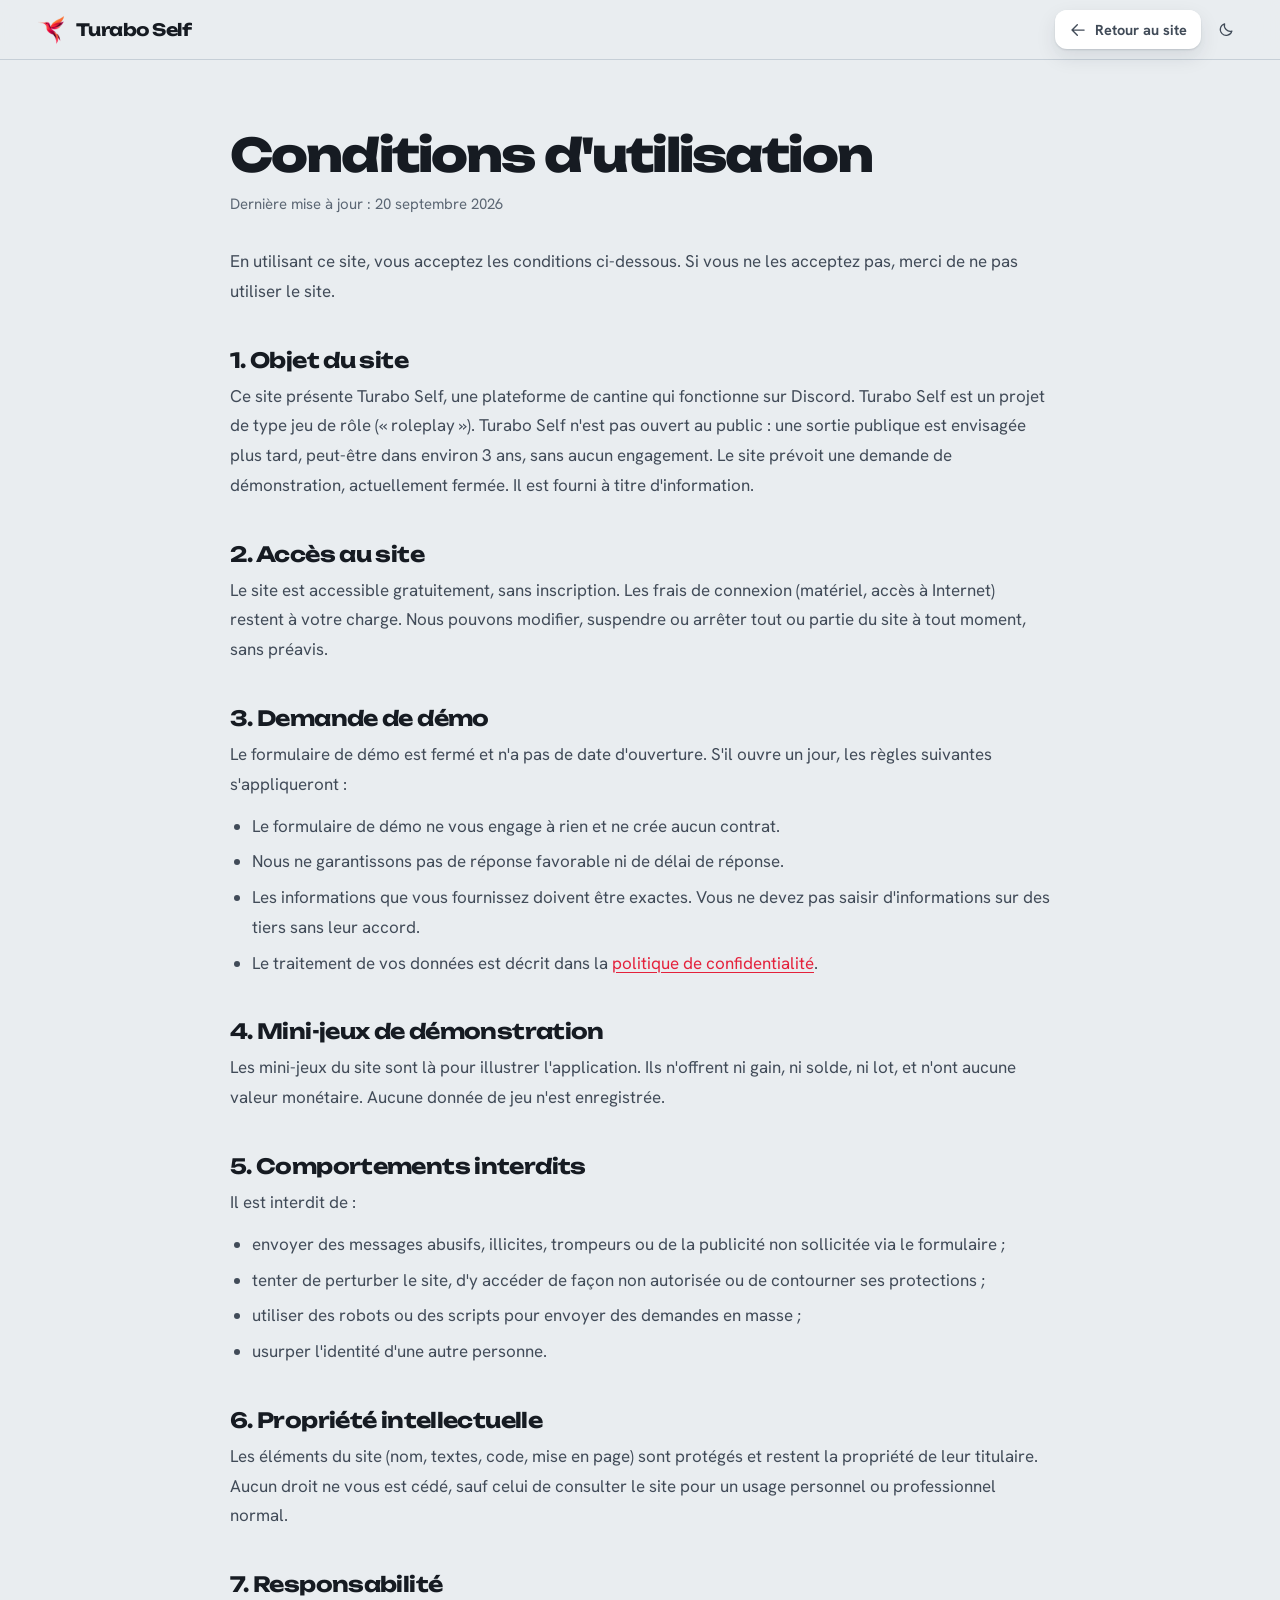
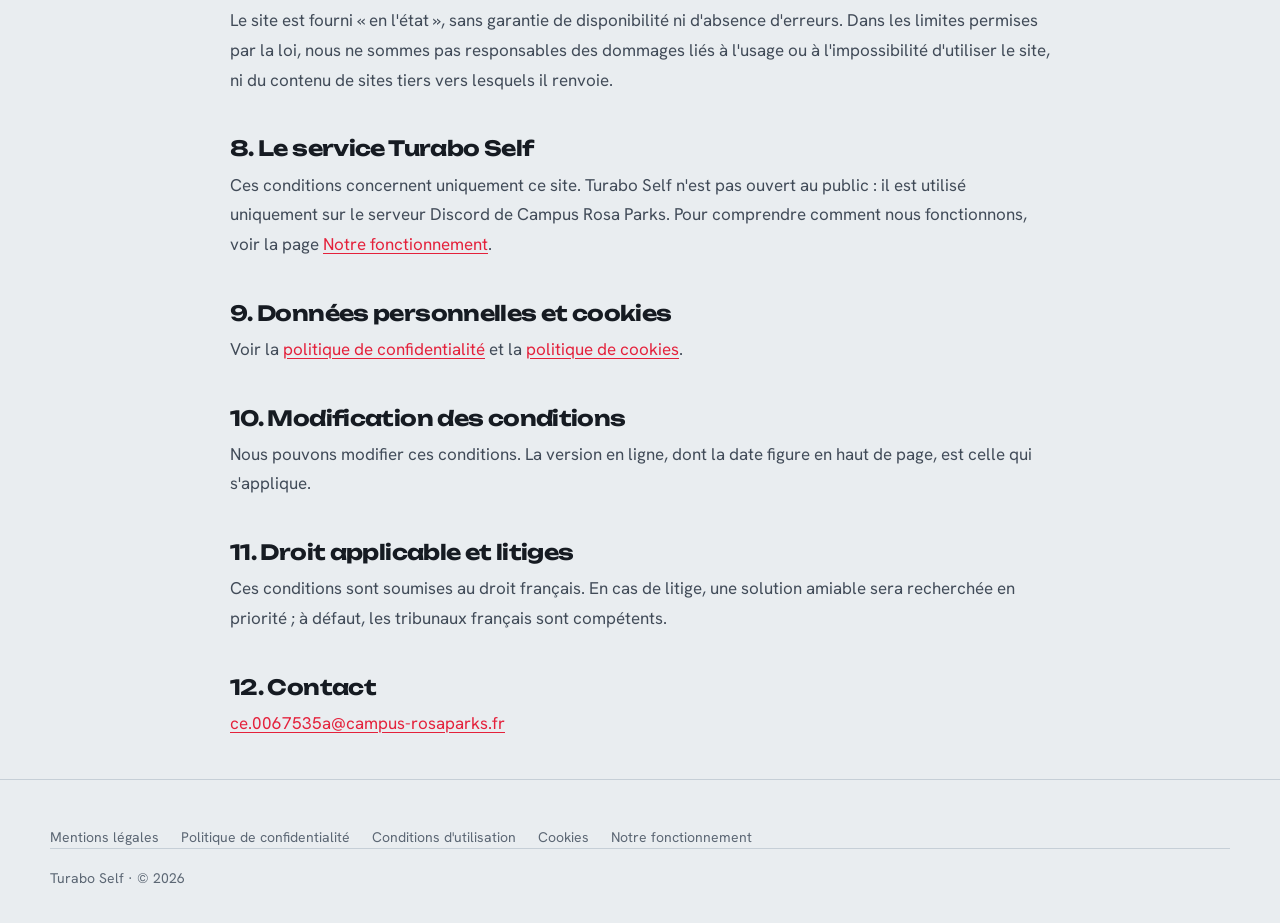
<file: conditions.html>
<!DOCTYPE html>
<html lang="fr">
<head>
  <meta charset="UTF-8" />
  <meta name="viewport" content="width=device-width, initial-scale=1.0" />
  <title>Conditions d'utilisation — Turabo Self</title>
  <meta name="description" content="Conditions d'utilisation du site Turabo Self." />
  <meta name="robots" content="noindex,follow" />
  <link rel="icon" href="favicon.ico" sizes="any" />
  <link rel="icon" type="image/png" sizes="32x32" href="icon-32.png" />
  <link rel="apple-touch-icon" sizes="180x180" href="apple-touch-icon.png" />
  <link rel="stylesheet" href="style.css" />
  <script>try{if(localStorage.getItem("turabo-site-theme")==="dark")document.documentElement.setAttribute("data-theme","dark")}catch(e){}</script>
</head>
<body>
<svg width="0" height="0" style="position:absolute" aria-hidden="true"><defs>
  <symbol id="i-arrow" viewBox="0 0 24 24"><path d="M4 12h16M13 5l7 7-7 7"/></symbol>
  <symbol id="i-sun" viewBox="0 0 24 24"><circle cx="12" cy="12" r="4"/><path d="M12 2.5v2.2M12 19.3v2.2M4.9 4.9l1.6 1.6M17.5 17.5l1.6 1.6M2.5 12h2.2M19.3 12h2.2M4.9 19.1l1.6-1.6M17.5 6.5l1.6-1.6"/></symbol>
  <symbol id="i-moon" viewBox="0 0 24 24"><path d="M20 14.5A8.5 8.5 0 0 1 9.5 4a8.5 8.5 0 1 0 10.5 10.5Z"/></symbol>
</defs></svg>
<header class="legal-nav">
  <a class="nav-brand" href="index.html" aria-label="Turabo Self"><img src="logo.png" alt="" width="30" height="30" /><span>Turabo Self</span></a>
  <div class="nav-tools">
    <a class="back" href="index.html"><svg class="ic"><use href="#i-arrow"/></svg>Retour au site</a>
    <button class="icon-btn" id="theme" type="button" aria-label="Thème"><svg class="ic"><use href="#i-moon"/></svg></button>
  </div>
</header>
<main class="legal">
<h1>Conditions d'utilisation</h1>
<p class="upd">Dernière mise à jour : 20 septembre 2026</p>

<p>En utilisant ce site, vous acceptez les conditions ci-dessous. Si vous ne les acceptez pas, merci de ne pas utiliser le site.</p>

<h2>1. Objet du site</h2>
<p>Ce site présente Turabo Self, une plateforme de cantine qui fonctionne sur Discord. Turabo Self est un projet de type jeu de rôle (« roleplay »). Turabo Self n'est pas ouvert au public : une sortie publique est envisagée plus tard, peut-être dans environ 3 ans, sans aucun engagement. Le site prévoit une demande de démonstration, actuellement fermée. Il est fourni à titre d'information.</p>

<h2>2. Accès au site</h2>
<p>Le site est accessible gratuitement, sans inscription. Les frais de connexion (matériel, accès à Internet) restent à votre charge. Nous pouvons modifier, suspendre ou arrêter tout ou partie du site à tout moment, sans préavis.</p>

<h2>3. Demande de démo</h2>
<p>Le formulaire de démo est fermé et n'a pas de date d'ouverture. S'il ouvre un jour, les règles suivantes s'appliqueront :</p>
<ul>
  <li>Le formulaire de démo ne vous engage à rien et ne crée aucun contrat.</li>
  <li>Nous ne garantissons pas de réponse favorable ni de délai de réponse.</li>
  <li>Les informations que vous fournissez doivent être exactes. Vous ne devez pas saisir d'informations sur des tiers sans leur accord.</li>
  <li>Le traitement de vos données est décrit dans la <a href="confidentialite.html">politique de confidentialité</a>.</li>
</ul>

<h2>4. Mini-jeux de démonstration</h2>
<p>Les mini-jeux du site sont là pour illustrer l'application. Ils n'offrent ni gain, ni solde, ni lot, et n'ont aucune valeur monétaire. Aucune donnée de jeu n'est enregistrée.</p>

<h2>5. Comportements interdits</h2>
<p>Il est interdit de :</p>
<ul>
  <li>envoyer des messages abusifs, illicites, trompeurs ou de la publicité non sollicitée via le formulaire ;</li>
  <li>tenter de perturber le site, d'y accéder de façon non autorisée ou de contourner ses protections ;</li>
  <li>utiliser des robots ou des scripts pour envoyer des demandes en masse ;</li>
  <li>usurper l'identité d'une autre personne.</li>
</ul>

<h2>6. Propriété intellectuelle</h2>
<p>Les éléments du site (nom, textes, code, mise en page) sont protégés et restent la propriété de leur titulaire. Aucun droit ne vous est cédé, sauf celui de consulter le site pour un usage personnel ou professionnel normal.</p>

<h2>7. Responsabilité</h2>
<p>Le site est fourni « en l'état », sans garantie de disponibilité ni d'absence d'erreurs. Dans les limites permises par la loi, nous ne sommes pas responsables des dommages liés à l'usage ou à l'impossibilité d'utiliser le site, ni du contenu de sites tiers vers lesquels il renvoie.</p>

<h2>8. Le service Turabo Self</h2>
<p>Ces conditions concernent uniquement ce site. Turabo Self n'est pas ouvert au public : il est utilisé uniquement sur le serveur Discord de Campus Rosa Parks. Pour comprendre comment nous fonctionnons, voir la page <a href="fonctionnement.html">Notre fonctionnement</a>.</p>

<h2>9. Données personnelles et cookies</h2>
<p>Voir la <a href="confidentialite.html">politique de confidentialité</a> et la <a href="cookies.html">politique de cookies</a>.</p>

<h2>10. Modification des conditions</h2>
<p>Nous pouvons modifier ces conditions. La version en ligne, dont la date figure en haut de page, est celle qui s'applique.</p>

<h2>11. Droit applicable et litiges</h2>
<p>Ces conditions sont soumises au droit français. En cas de litige, une solution amiable sera recherchée en priorité ; à défaut, les tribunaux français sont compétents.</p>

<h2>12. Contact</h2>
<p><a href="mailto:ce.0067535a@campus-rosaparks.fr">ce.0067535a@campus-rosaparks.fr</a></p>

</main>
<footer class="footer">
  <div class="wrap">
    <nav class="foot-legal" aria-label="Informations légales">
      <a href="mentions-legales.html">Mentions légales</a>
      <a href="confidentialite.html">Politique de confidentialité</a>
      <a href="conditions.html">Conditions d'utilisation</a>
      <a href="cookies.html">Cookies</a>
      <a href="fonctionnement.html">Notre fonctionnement</a>
    </nav>
    <p class="foot-note">Turabo Self · © 2026</p>
  </div>
</footer>
<script src="legal.js"></script>
</body>
</html>
</file>
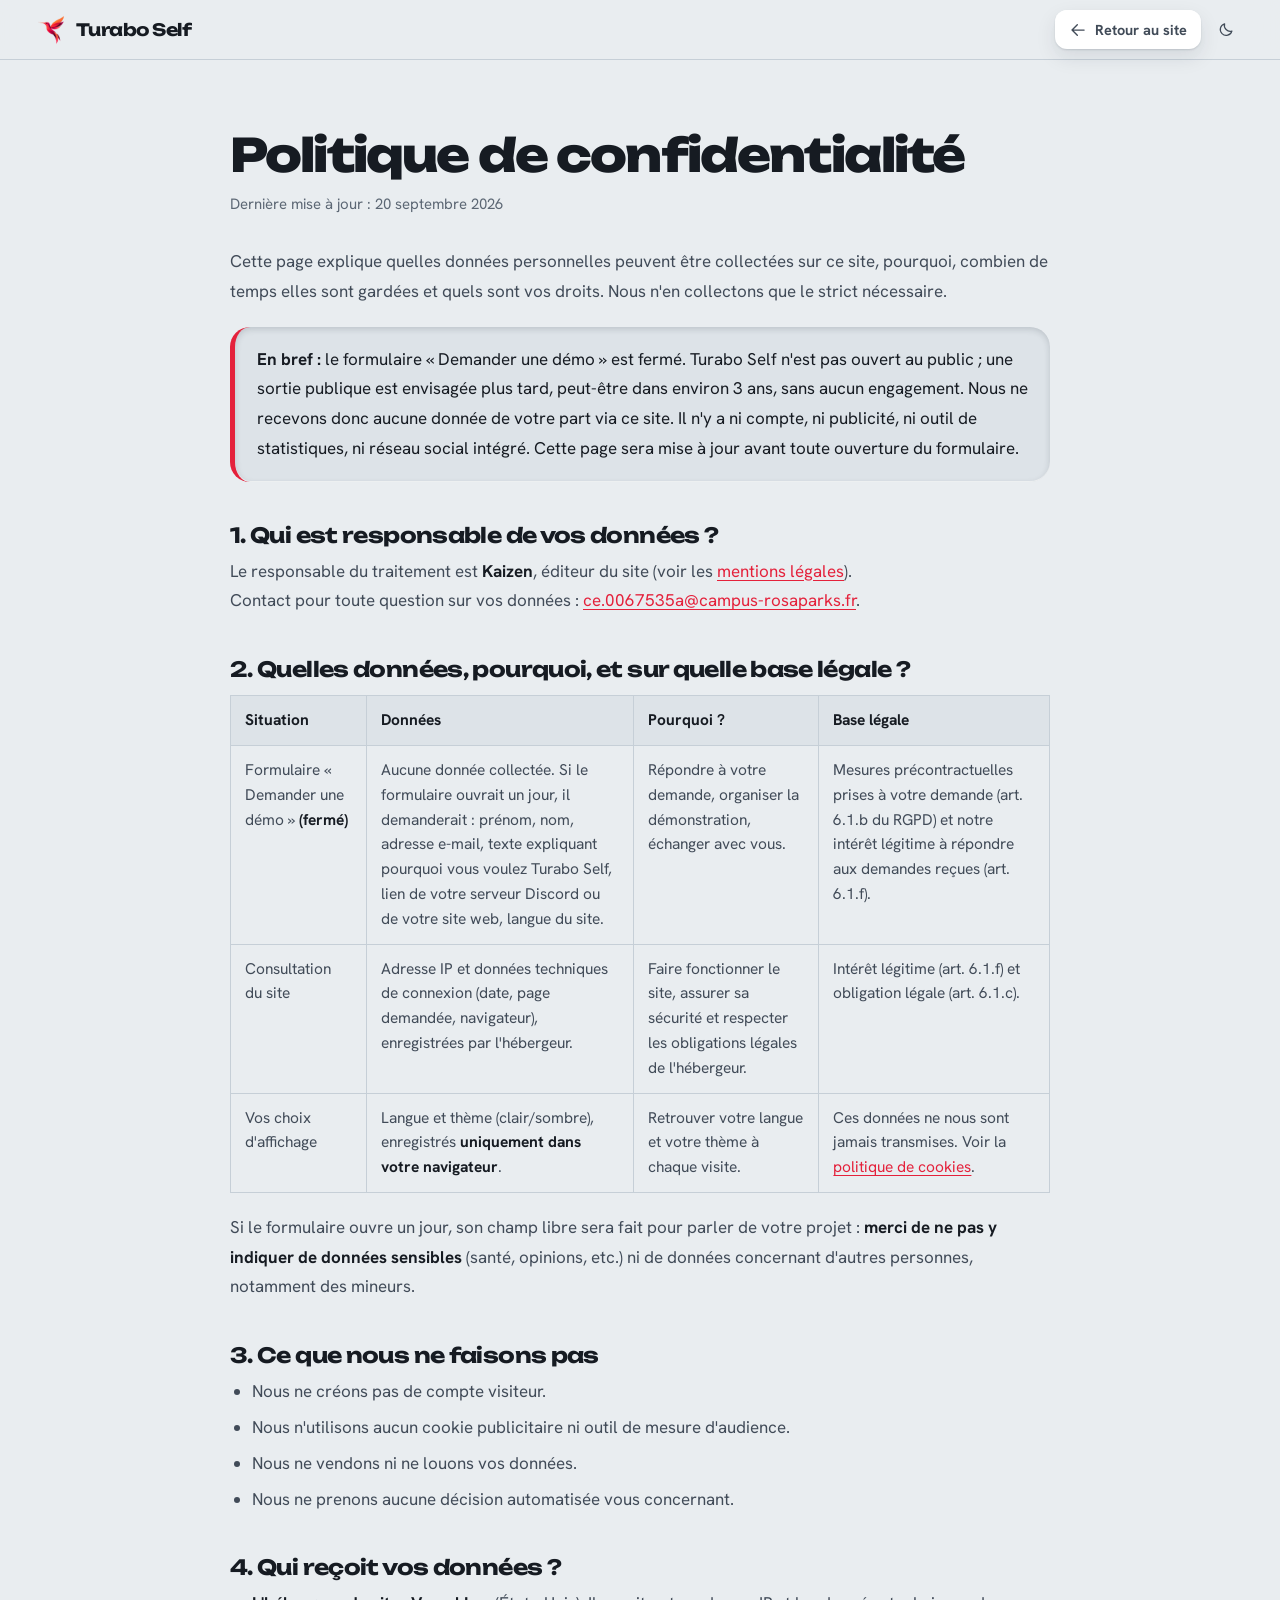
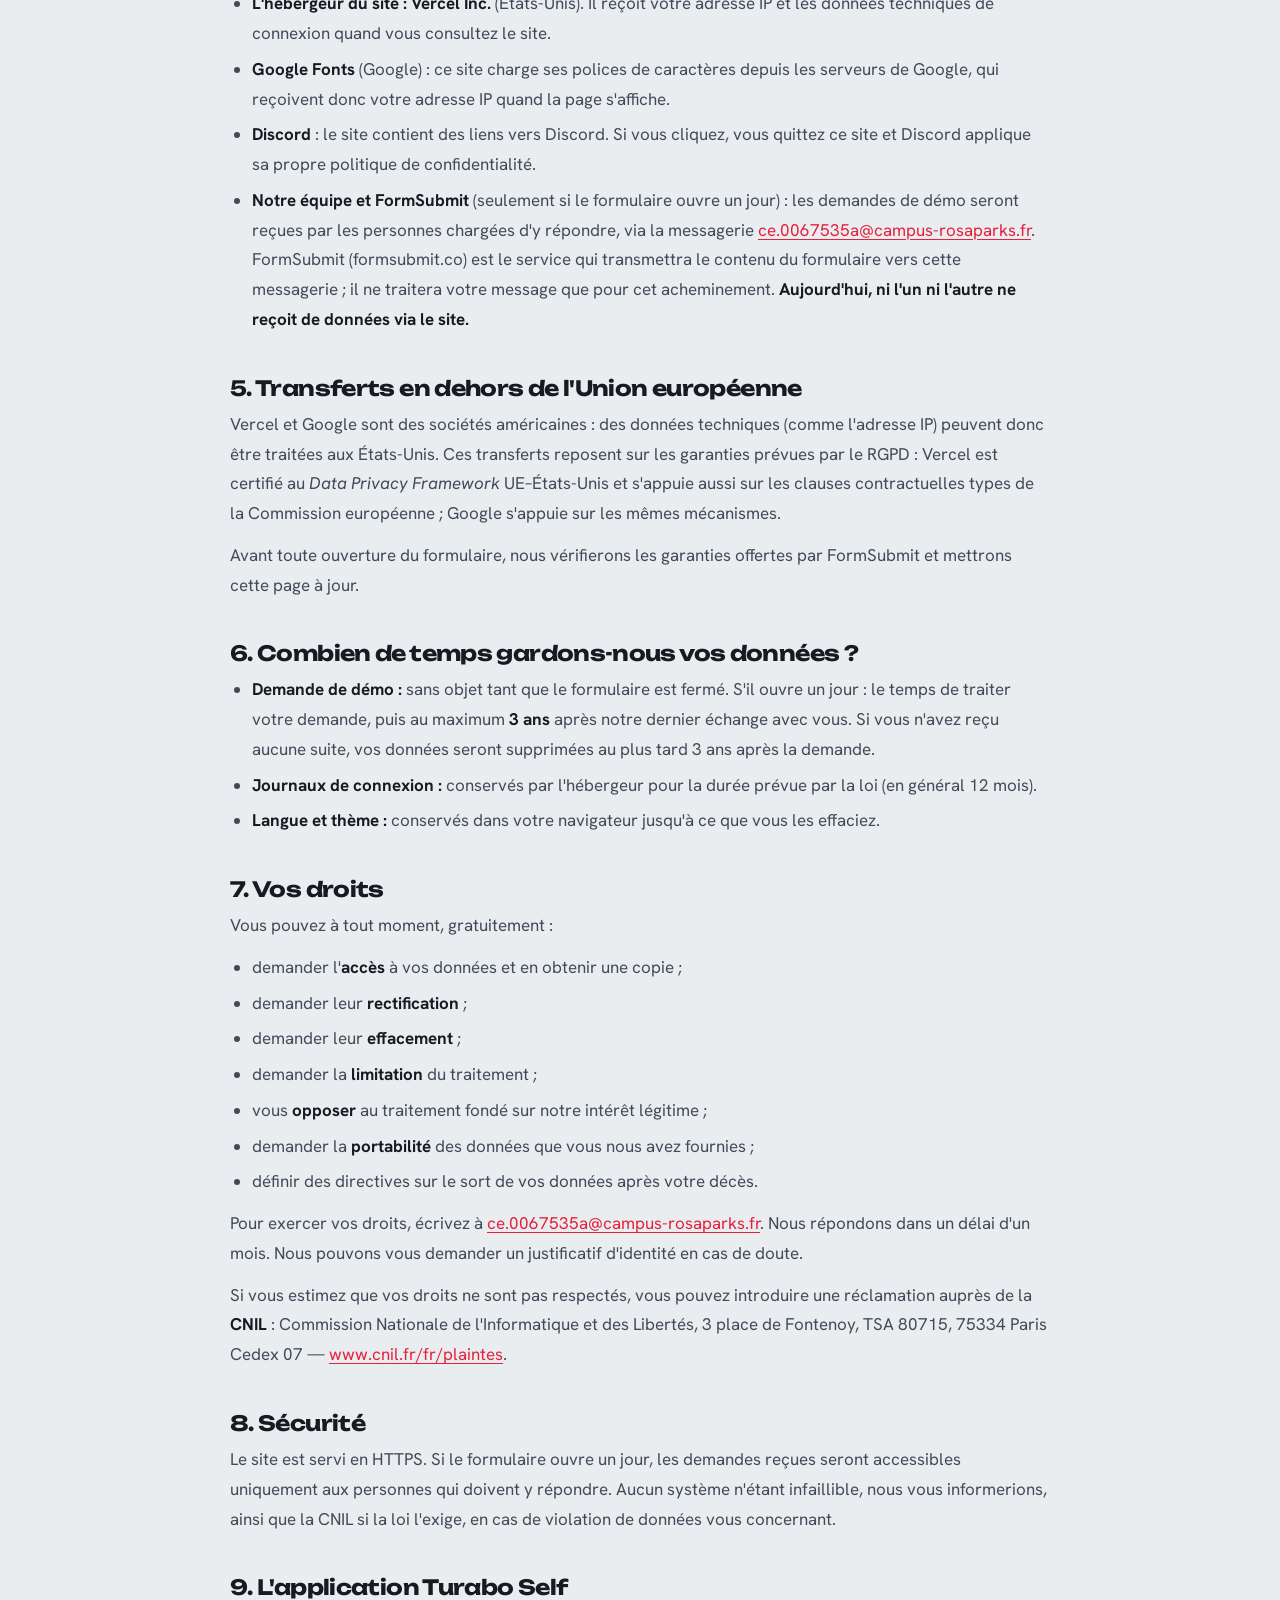
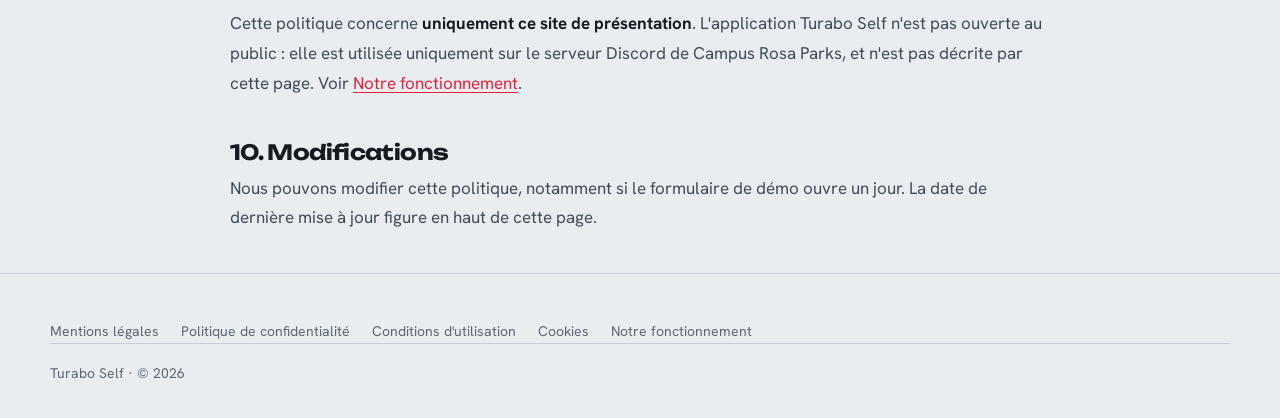
<file: confidentialite.html>
<!DOCTYPE html>
<html lang="fr">
<head>
  <meta charset="UTF-8" />
  <meta name="viewport" content="width=device-width, initial-scale=1.0" />
  <title>Politique de confidentialité — Turabo Self</title>
  <meta name="description" content="Comment Turabo Self traite les données personnelles collectées sur ce site." />
  <meta name="robots" content="noindex,follow" />
  <link rel="icon" href="favicon.ico" sizes="any" />
  <link rel="icon" type="image/png" sizes="32x32" href="icon-32.png" />
  <link rel="apple-touch-icon" sizes="180x180" href="apple-touch-icon.png" />
  <link rel="stylesheet" href="style.css" />
  <script>try{if(localStorage.getItem("turabo-site-theme")==="dark")document.documentElement.setAttribute("data-theme","dark")}catch(e){}</script>
</head>
<body>
<svg width="0" height="0" style="position:absolute" aria-hidden="true"><defs>
  <symbol id="i-arrow" viewBox="0 0 24 24"><path d="M4 12h16M13 5l7 7-7 7"/></symbol>
  <symbol id="i-sun" viewBox="0 0 24 24"><circle cx="12" cy="12" r="4"/><path d="M12 2.5v2.2M12 19.3v2.2M4.9 4.9l1.6 1.6M17.5 17.5l1.6 1.6M2.5 12h2.2M19.3 12h2.2M4.9 19.1l1.6-1.6M17.5 6.5l1.6-1.6"/></symbol>
  <symbol id="i-moon" viewBox="0 0 24 24"><path d="M20 14.5A8.5 8.5 0 0 1 9.5 4a8.5 8.5 0 1 0 10.5 10.5Z"/></symbol>
</defs></svg>
<header class="legal-nav">
  <a class="nav-brand" href="index.html" aria-label="Turabo Self"><img src="logo.png" alt="" width="30" height="30" /><span>Turabo Self</span></a>
  <div class="nav-tools">
    <a class="back" href="index.html"><svg class="ic"><use href="#i-arrow"/></svg>Retour au site</a>
    <button class="icon-btn" id="theme" type="button" aria-label="Thème"><svg class="ic"><use href="#i-moon"/></svg></button>
  </div>
</header>
<main class="legal">
<h1>Politique de confidentialité</h1>
<p class="upd">Dernière mise à jour : 20 septembre 2026</p>

<p>Cette page explique quelles données personnelles peuvent être collectées sur ce site, pourquoi, combien de temps elles sont gardées et quels sont vos droits. Nous n'en collectons que le strict nécessaire.</p>

<div class="box"><p><strong>En bref :</strong> le formulaire « Demander une démo » est fermé. Turabo Self n'est pas ouvert au public ; une sortie publique est envisagée plus tard, peut-être dans environ 3 ans, sans aucun engagement. Nous ne recevons donc aucune donnée de votre part via ce site. Il n'y a ni compte, ni publicité, ni outil de statistiques, ni réseau social intégré. Cette page sera mise à jour avant toute ouverture du formulaire.</p></div>

<h2>1. Qui est responsable de vos données ?</h2>
<p>Le responsable du traitement est <strong>Kaizen</strong>, éditeur du site (voir les <a href="mentions-legales.html">mentions légales</a>).<br />
Contact pour toute question sur vos données : <a href="mailto:ce.0067535a@campus-rosaparks.fr">ce.0067535a@campus-rosaparks.fr</a>.</p>

<h2>2. Quelles données, pourquoi, et sur quelle base légale ?</h2>
<table>
  <tr><th>Situation</th><th>Données</th><th>Pourquoi ?</th><th>Base légale</th></tr>
  <tr>
    <td>Formulaire « Demander une démo » <strong>(fermé)</strong></td>
    <td>Aucune donnée collectée. Si le formulaire ouvrait un jour, il demanderait : prénom, nom, adresse e-mail, texte expliquant pourquoi vous voulez Turabo Self, lien de votre serveur Discord ou de votre site web, langue du site.</td>
    <td>Répondre à votre demande, organiser la démonstration, échanger avec vous.</td>
    <td>Mesures précontractuelles prises à votre demande (art. 6.1.b du RGPD) et notre intérêt légitime à répondre aux demandes reçues (art. 6.1.f).</td>
  </tr>
  <tr>
    <td>Consultation du site</td>
    <td>Adresse IP et données techniques de connexion (date, page demandée, navigateur), enregistrées par l'hébergeur.</td>
    <td>Faire fonctionner le site, assurer sa sécurité et respecter les obligations légales de l'hébergeur.</td>
    <td>Intérêt légitime (art. 6.1.f) et obligation légale (art. 6.1.c).</td>
  </tr>
  <tr>
    <td>Vos choix d'affichage</td>
    <td>Langue et thème (clair/sombre), enregistrés <strong>uniquement dans votre navigateur</strong>.</td>
    <td>Retrouver votre langue et votre thème à chaque visite.</td>
    <td>Ces données ne nous sont jamais transmises. Voir la <a href="cookies.html">politique de cookies</a>.</td>
  </tr>
</table>
<p>Si le formulaire ouvre un jour, son champ libre sera fait pour parler de votre projet : <strong>merci de ne pas y indiquer de données sensibles</strong> (santé, opinions, etc.) ni de données concernant d'autres personnes, notamment des mineurs.</p>

<h2>3. Ce que nous ne faisons pas</h2>
<ul>
  <li>Nous ne créons pas de compte visiteur.</li>
  <li>Nous n'utilisons aucun cookie publicitaire ni outil de mesure d'audience.</li>
  <li>Nous ne vendons ni ne louons vos données.</li>
  <li>Nous ne prenons aucune décision automatisée vous concernant.</li>
</ul>

<h2>4. Qui reçoit vos données ?</h2>
<ul>
  <li><strong>L'hébergeur du site : Vercel Inc.</strong> (États-Unis). Il reçoit votre adresse IP et les données techniques de connexion quand vous consultez le site.</li>
  <li><strong>Google Fonts</strong> (Google) : ce site charge ses polices de caractères depuis les serveurs de Google, qui reçoivent donc votre adresse IP quand la page s'affiche.</li>
  <li><strong>Discord</strong> : le site contient des liens vers Discord. Si vous cliquez, vous quittez ce site et Discord applique sa propre politique de confidentialité.</li>
  <li><strong>Notre équipe et FormSubmit</strong> (seulement si le formulaire ouvre un jour) : les demandes de démo seront reçues par les personnes chargées d'y répondre, via la messagerie <a href="mailto:ce.0067535a@campus-rosaparks.fr">ce.0067535a@campus-rosaparks.fr</a>. FormSubmit (formsubmit.co) est le service qui transmettra le contenu du formulaire vers cette messagerie ; il ne traitera votre message que pour cet acheminement. <strong>Aujourd'hui, ni l'un ni l'autre ne reçoit de données via le site.</strong></li>
</ul>

<h2>5. Transferts en dehors de l'Union européenne</h2>
<p>Vercel et Google sont des sociétés américaines : des données techniques (comme l'adresse IP) peuvent donc être traitées aux États-Unis. Ces transferts reposent sur les garanties prévues par le RGPD : Vercel est certifié au <em>Data Privacy Framework</em> UE–États-Unis et s'appuie aussi sur les clauses contractuelles types de la Commission européenne ; Google s'appuie sur les mêmes mécanismes.</p>
<p>Avant toute ouverture du formulaire, nous vérifierons les garanties offertes par FormSubmit et mettrons cette page à jour.</p>

<h2>6. Combien de temps gardons-nous vos données ?</h2>
<ul>
  <li><strong>Demande de démo :</strong> sans objet tant que le formulaire est fermé. S'il ouvre un jour : le temps de traiter votre demande, puis au maximum <strong>3 ans</strong> après notre dernier échange avec vous. Si vous n'avez reçu aucune suite, vos données seront supprimées au plus tard 3 ans après la demande.</li>
  <li><strong>Journaux de connexion :</strong> conservés par l'hébergeur pour la durée prévue par la loi (en général 12 mois).</li>
  <li><strong>Langue et thème :</strong> conservés dans votre navigateur jusqu'à ce que vous les effaciez.</li>
</ul>

<h2>7. Vos droits</h2>
<p>Vous pouvez à tout moment, gratuitement :</p>
<ul>
  <li>demander l'<strong>accès</strong> à vos données et en obtenir une copie ;</li>
  <li>demander leur <strong>rectification</strong> ;</li>
  <li>demander leur <strong>effacement</strong> ;</li>
  <li>demander la <strong>limitation</strong> du traitement ;</li>
  <li>vous <strong>opposer</strong> au traitement fondé sur notre intérêt légitime ;</li>
  <li>demander la <strong>portabilité</strong> des données que vous nous avez fournies ;</li>
  <li>définir des directives sur le sort de vos données après votre décès.</li>
</ul>
<p>Pour exercer vos droits, écrivez à <a href="mailto:ce.0067535a@campus-rosaparks.fr">ce.0067535a@campus-rosaparks.fr</a>. Nous répondons dans un délai d'un mois. Nous pouvons vous demander un justificatif d'identité en cas de doute.</p>
<p>Si vous estimez que vos droits ne sont pas respectés, vous pouvez introduire une réclamation auprès de la <strong>CNIL</strong> : Commission Nationale de l'Informatique et des Libertés, 3 place de Fontenoy, TSA 80715, 75334 Paris Cedex 07 — <a href="https://www.cnil.fr/fr/plaintes" target="_blank" rel="noopener">www.cnil.fr/fr/plaintes</a>.</p>

<h2>8. Sécurité</h2>
<p>Le site est servi en HTTPS. Si le formulaire ouvre un jour, les demandes reçues seront accessibles uniquement aux personnes qui doivent y répondre. Aucun système n'étant infaillible, nous vous informerions, ainsi que la CNIL si la loi l'exige, en cas de violation de données vous concernant.</p>

<h2>9. L'application Turabo Self</h2>
<p>Cette politique concerne <strong>uniquement ce site de présentation</strong>. L'application Turabo Self n'est pas ouverte au public : elle est utilisée uniquement sur le serveur Discord de Campus Rosa Parks, et n'est pas décrite par cette page. Voir <a href="fonctionnement.html">Notre fonctionnement</a>.</p>

<h2>10. Modifications</h2>
<p>Nous pouvons modifier cette politique, notamment si le formulaire de démo ouvre un jour. La date de dernière mise à jour figure en haut de cette page.</p>

</main>
<footer class="footer">
  <div class="wrap">
    <nav class="foot-legal" aria-label="Informations légales">
      <a href="mentions-legales.html">Mentions légales</a>
      <a href="confidentialite.html">Politique de confidentialité</a>
      <a href="conditions.html">Conditions d'utilisation</a>
      <a href="cookies.html">Cookies</a>
      <a href="fonctionnement.html">Notre fonctionnement</a>
    </nav>
    <p class="foot-note">Turabo Self · © 2026</p>
  </div>
</footer>
<script src="legal.js"></script>
</body>
</html>
</file>
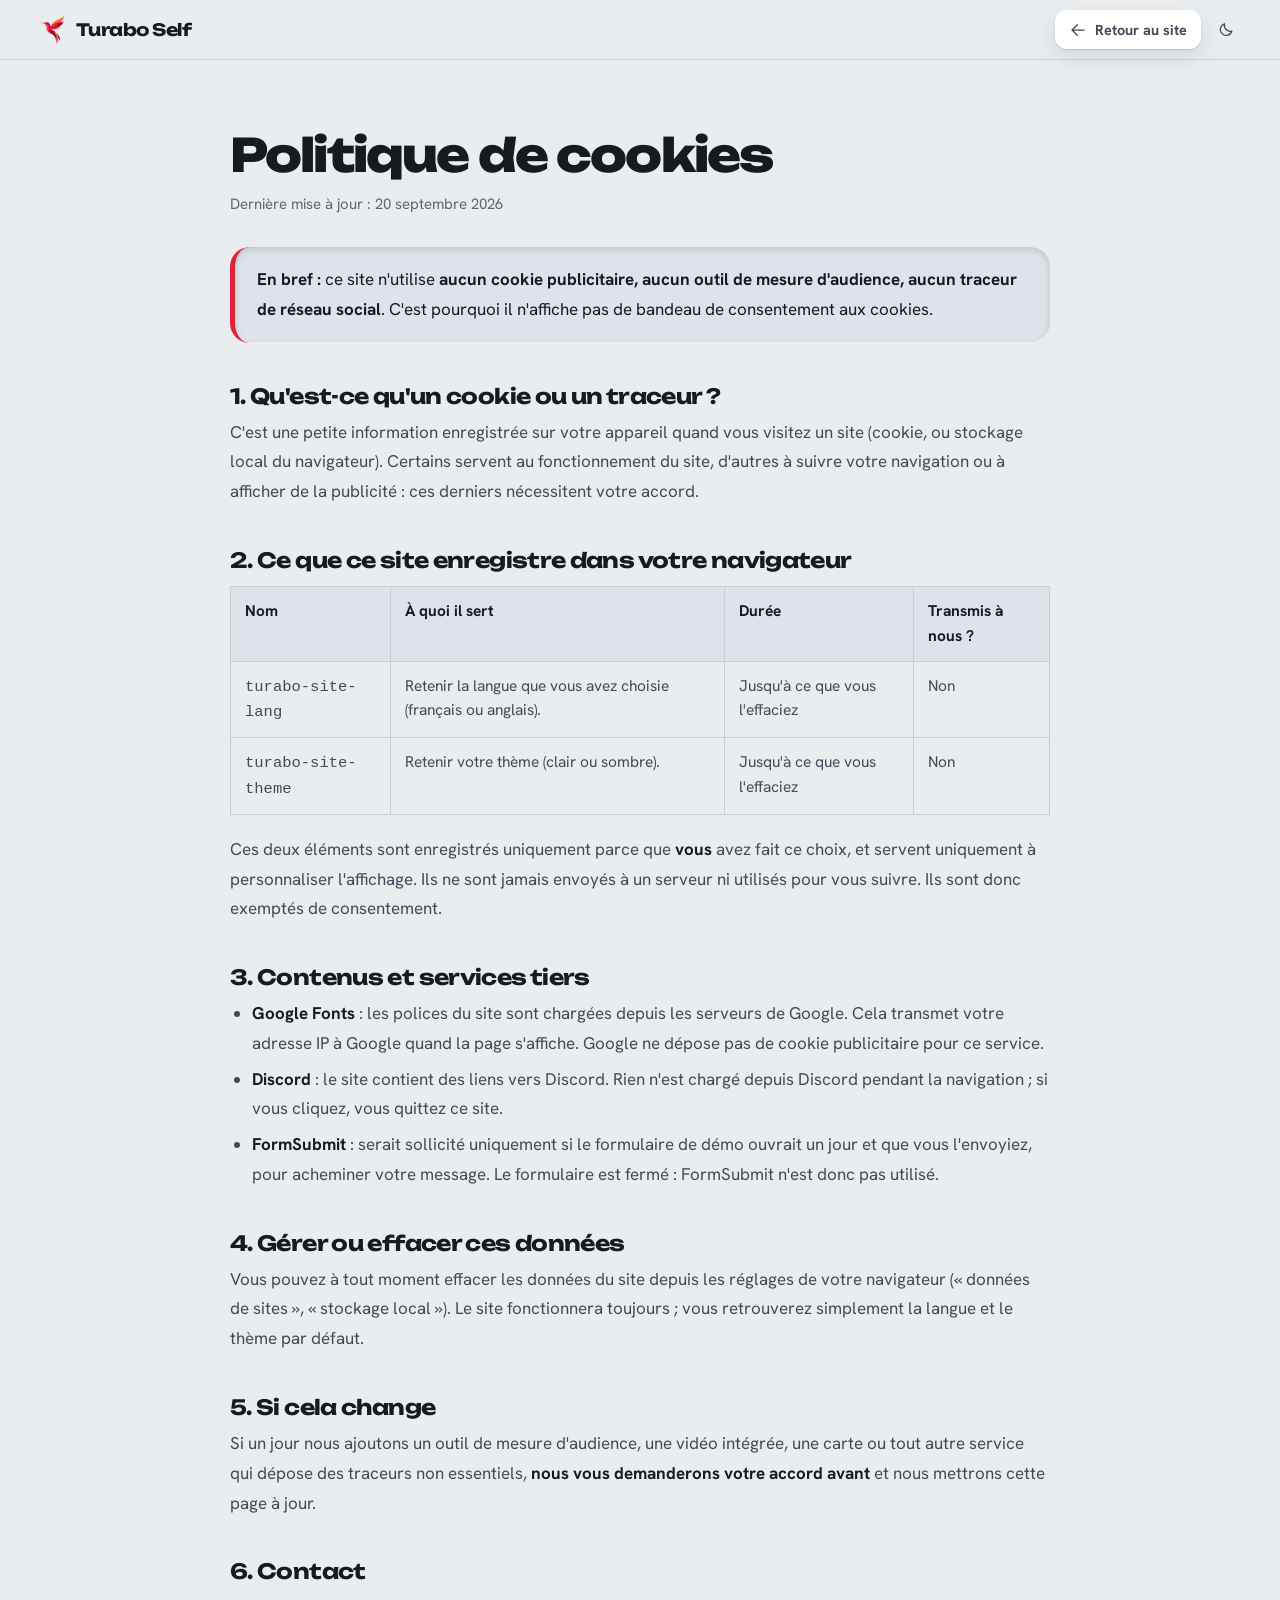
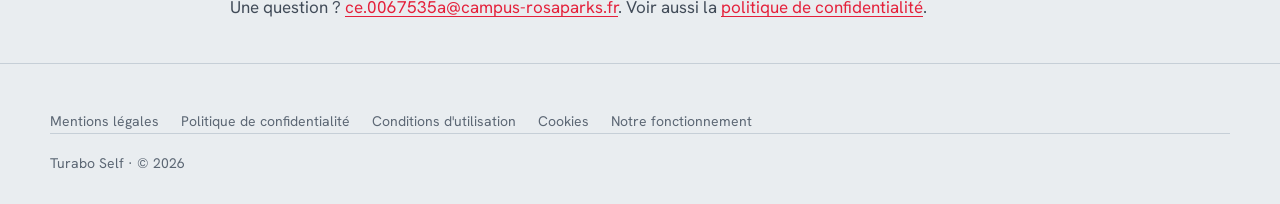
<file: cookies.html>
<!DOCTYPE html>
<html lang="fr">
<head>
  <meta charset="UTF-8" />
  <meta name="viewport" content="width=device-width, initial-scale=1.0" />
  <title>Politique de cookies — Turabo Self</title>
  <meta name="description" content="Cookies et stockage local utilisés par le site Turabo Self." />
  <meta name="robots" content="noindex,follow" />
  <link rel="icon" href="favicon.ico" sizes="any" />
  <link rel="icon" type="image/png" sizes="32x32" href="icon-32.png" />
  <link rel="apple-touch-icon" sizes="180x180" href="apple-touch-icon.png" />
  <link rel="stylesheet" href="style.css" />
  <script>try{if(localStorage.getItem("turabo-site-theme")==="dark")document.documentElement.setAttribute("data-theme","dark")}catch(e){}</script>
</head>
<body>
<svg width="0" height="0" style="position:absolute" aria-hidden="true"><defs>
  <symbol id="i-arrow" viewBox="0 0 24 24"><path d="M4 12h16M13 5l7 7-7 7"/></symbol>
  <symbol id="i-sun" viewBox="0 0 24 24"><circle cx="12" cy="12" r="4"/><path d="M12 2.5v2.2M12 19.3v2.2M4.9 4.9l1.6 1.6M17.5 17.5l1.6 1.6M2.5 12h2.2M19.3 12h2.2M4.9 19.1l1.6-1.6M17.5 6.5l1.6-1.6"/></symbol>
  <symbol id="i-moon" viewBox="0 0 24 24"><path d="M20 14.5A8.5 8.5 0 0 1 9.5 4a8.5 8.5 0 1 0 10.5 10.5Z"/></symbol>
</defs></svg>
<header class="legal-nav">
  <a class="nav-brand" href="index.html" aria-label="Turabo Self"><img src="logo.png" alt="" width="30" height="30" /><span>Turabo Self</span></a>
  <div class="nav-tools">
    <a class="back" href="index.html"><svg class="ic"><use href="#i-arrow"/></svg>Retour au site</a>
    <button class="icon-btn" id="theme" type="button" aria-label="Thème"><svg class="ic"><use href="#i-moon"/></svg></button>
  </div>
</header>
<main class="legal">
<h1>Politique de cookies</h1>
<p class="upd">Dernière mise à jour : 20 septembre 2026</p>

<div class="box"><p><strong>En bref :</strong> ce site n'utilise <strong>aucun cookie publicitaire, aucun outil de mesure d'audience, aucun traceur de réseau social</strong>. C'est pourquoi il n'affiche pas de bandeau de consentement aux cookies.</p></div>

<h2>1. Qu'est-ce qu'un cookie ou un traceur ?</h2>
<p>C'est une petite information enregistrée sur votre appareil quand vous visitez un site (cookie, ou stockage local du navigateur). Certains servent au fonctionnement du site, d'autres à suivre votre navigation ou à afficher de la publicité : ces derniers nécessitent votre accord.</p>

<h2>2. Ce que ce site enregistre dans votre navigateur</h2>
<table>
  <tr><th>Nom</th><th>À quoi il sert</th><th>Durée</th><th>Transmis à nous ?</th></tr>
  <tr><td><code>turabo-site-lang</code></td><td>Retenir la langue que vous avez choisie (français ou anglais).</td><td>Jusqu'à ce que vous l'effaciez</td><td>Non</td></tr>
  <tr><td><code>turabo-site-theme</code></td><td>Retenir votre thème (clair ou sombre).</td><td>Jusqu'à ce que vous l'effaciez</td><td>Non</td></tr>
</table>
<p>Ces deux éléments sont enregistrés uniquement parce que <strong>vous</strong> avez fait ce choix, et servent uniquement à personnaliser l'affichage. Ils ne sont jamais envoyés à un serveur ni utilisés pour vous suivre. Ils sont donc exemptés de consentement.</p>

<h2>3. Contenus et services tiers</h2>
<ul>
  <li><strong>Google Fonts</strong> : les polices du site sont chargées depuis les serveurs de Google. Cela transmet votre adresse IP à Google quand la page s'affiche. Google ne dépose pas de cookie publicitaire pour ce service.</li>
  <li><strong>Discord</strong> : le site contient des liens vers Discord. Rien n'est chargé depuis Discord pendant la navigation ; si vous cliquez, vous quittez ce site.</li>
  <li><strong>FormSubmit</strong> : serait sollicité uniquement si le formulaire de démo ouvrait un jour et que vous l'envoyiez, pour acheminer votre message. Le formulaire est fermé : FormSubmit n'est donc pas utilisé.</li>
</ul>

<h2>4. Gérer ou effacer ces données</h2>
<p>Vous pouvez à tout moment effacer les données du site depuis les réglages de votre navigateur (« données de sites », « stockage local »). Le site fonctionnera toujours ; vous retrouverez simplement la langue et le thème par défaut.</p>

<h2>5. Si cela change</h2>
<p>Si un jour nous ajoutons un outil de mesure d'audience, une vidéo intégrée, une carte ou tout autre service qui dépose des traceurs non essentiels, <strong>nous vous demanderons votre accord avant</strong> et nous mettrons cette page à jour.</p>

<h2>6. Contact</h2>
<p>Une question ? <a href="mailto:ce.0067535a@campus-rosaparks.fr">ce.0067535a@campus-rosaparks.fr</a>. Voir aussi la <a href="confidentialite.html">politique de confidentialité</a>.</p>

</main>
<footer class="footer">
  <div class="wrap">
    <nav class="foot-legal" aria-label="Informations légales">
      <a href="mentions-legales.html">Mentions légales</a>
      <a href="confidentialite.html">Politique de confidentialité</a>
      <a href="conditions.html">Conditions d'utilisation</a>
      <a href="cookies.html">Cookies</a>
      <a href="fonctionnement.html">Notre fonctionnement</a>
    </nav>
    <p class="foot-note">Turabo Self · © 2026</p>
  </div>
</footer>
<script src="legal.js"></script>
</body>
</html>
</file>
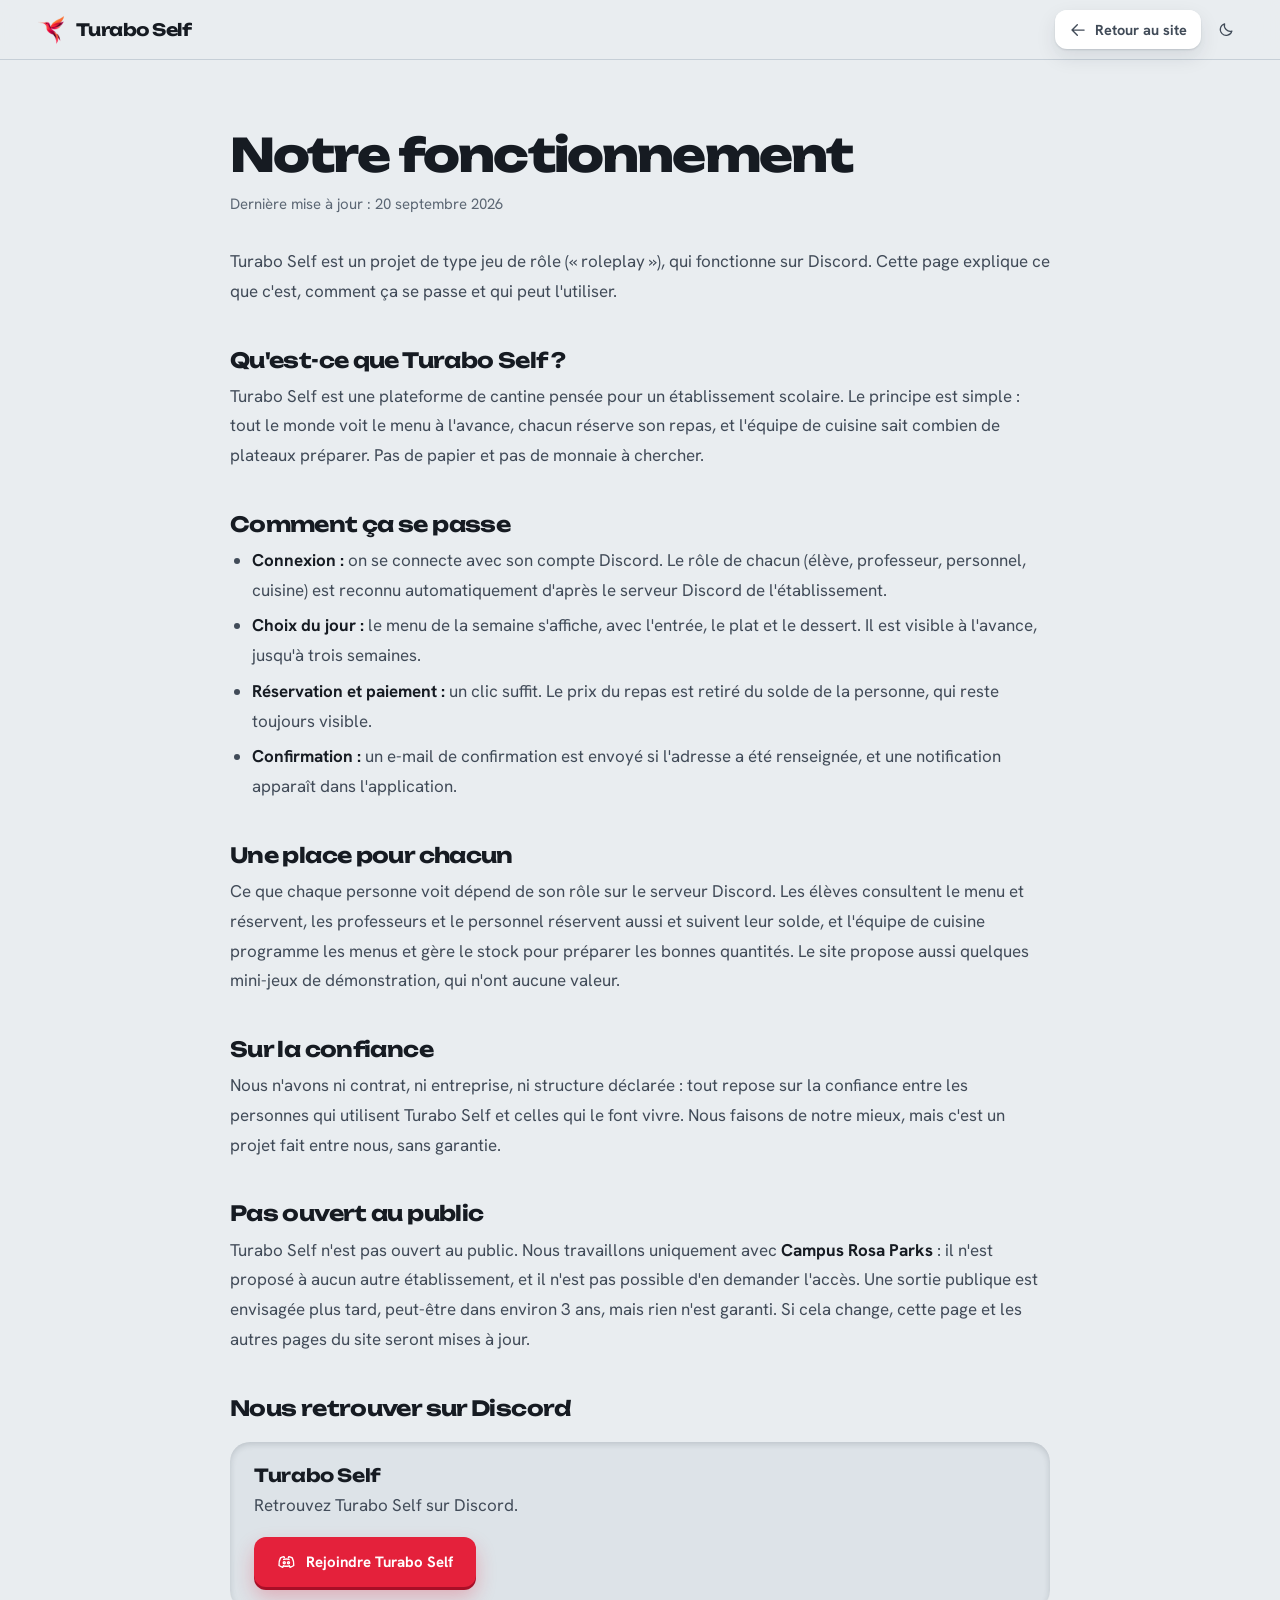
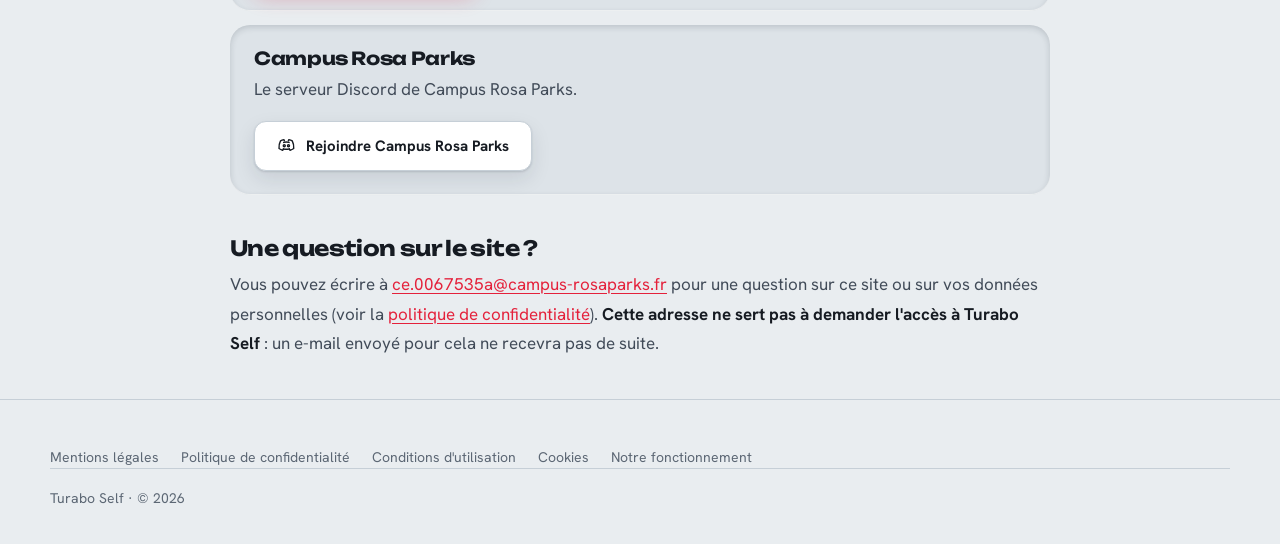
<file: fonctionnement.html>
<!DOCTYPE html>
<html lang="fr">
<head>
  <meta charset="UTF-8" />
  <meta name="viewport" content="width=device-width, initial-scale=1.0" />
  <title>Notre fonctionnement — Turabo Self</title>
  <meta name="description" content="Comment fonctionne Turabo Self : un projet de jeu de rôle sur Discord, basé sur la confiance, utilisé pour l'instant à Campus Rosa Parks." />
  <link rel="icon" href="favicon.ico" sizes="any" />
  <link rel="icon" type="image/png" sizes="32x32" href="icon-32.png" />
  <link rel="apple-touch-icon" sizes="180x180" href="apple-touch-icon.png" />
  <link rel="stylesheet" href="style.css" />
  <script>try{if(localStorage.getItem("turabo-site-theme")==="dark")document.documentElement.setAttribute("data-theme","dark")}catch(e){}</script>
</head>
<body>
<svg width="0" height="0" style="position:absolute" aria-hidden="true"><defs>
  <symbol id="i-arrow" viewBox="0 0 24 24"><path d="M4 12h16M13 5l7 7-7 7"/></symbol>
  <symbol id="i-sun" viewBox="0 0 24 24"><circle cx="12" cy="12" r="4"/><path d="M12 2.5v2.2M12 19.3v2.2M4.9 4.9l1.6 1.6M17.5 17.5l1.6 1.6M2.5 12h2.2M19.3 12h2.2M4.9 19.1l1.6-1.6M17.5 6.5l1.6-1.6"/></symbol>
  <symbol id="i-moon" viewBox="0 0 24 24"><path d="M20 14.5A8.5 8.5 0 0 1 9.5 4a8.5 8.5 0 1 0 10.5 10.5Z"/></symbol>
  <symbol id="i-discord" viewBox="0 0 24 24"><path d="M8.5 8.2a12 12 0 0 1 7 0"/><path d="M8.2 16.4a12 12 0 0 0 7.6 0"/><path d="M9.5 6.2 8.8 4.6a15 15 0 0 0-4.3 1.7C2.9 9.4 2.3 12.7 2.6 16a15 15 0 0 0 4.6 2.3l1-1.6M14.5 6.2l.7-1.6a15 15 0 0 1 4.3 1.7c1.6 3.1 2.2 6.4 1.9 9.7a15 15 0 0 1-4.6 2.3l-1-1.6"/><circle cx="9.3" cy="12.5" r="1.3"/><circle cx="14.7" cy="12.5" r="1.3"/></symbol>
</defs></svg>
<header class="legal-nav">
  <a class="nav-brand" href="index.html" aria-label="Turabo Self"><img src="logo.png" alt="" width="30" height="30" /><span>Turabo Self</span></a>
  <div class="nav-tools">
    <a class="back" href="index.html"><svg class="ic"><use href="#i-arrow"/></svg>Retour au site</a>
    <button class="icon-btn" id="theme" type="button" aria-label="Thème"><svg class="ic"><use href="#i-moon"/></svg></button>
  </div>
</header>
<main class="legal">
<h1>Notre fonctionnement</h1>
<p class="upd">Dernière mise à jour : 20 septembre 2026</p>

<p>Turabo Self est un projet de type jeu de rôle (« roleplay »), qui fonctionne sur Discord. Cette page explique ce que c'est, comment ça se passe et qui peut l'utiliser.</p>

<h2>Qu'est-ce que Turabo Self ?</h2>
<p>Turabo Self est une plateforme de cantine pensée pour un établissement scolaire. Le principe est simple : tout le monde voit le menu à l'avance, chacun réserve son repas, et l'équipe de cuisine sait combien de plateaux préparer. Pas de papier et pas de monnaie à chercher.</p>

<h2>Comment ça se passe</h2>
<ul>
  <li><strong>Connexion :</strong> on se connecte avec son compte Discord. Le rôle de chacun (élève, professeur, personnel, cuisine) est reconnu automatiquement d'après le serveur Discord de l'établissement.</li>
  <li><strong>Choix du jour :</strong> le menu de la semaine s'affiche, avec l'entrée, le plat et le dessert. Il est visible à l'avance, jusqu'à trois semaines.</li>
  <li><strong>Réservation et paiement :</strong> un clic suffit. Le prix du repas est retiré du solde de la personne, qui reste toujours visible.</li>
  <li><strong>Confirmation :</strong> un e-mail de confirmation est envoyé si l'adresse a été renseignée, et une notification apparaît dans l'application.</li>
</ul>

<h2>Une place pour chacun</h2>
<p>Ce que chaque personne voit dépend de son rôle sur le serveur Discord. Les élèves consultent le menu et réservent, les professeurs et le personnel réservent aussi et suivent leur solde, et l'équipe de cuisine programme les menus et gère le stock pour préparer les bonnes quantités. Le site propose aussi quelques mini-jeux de démonstration, qui n'ont aucune valeur.</p>

<h2>Sur la confiance</h2>
<p>Nous n'avons ni contrat, ni entreprise, ni structure déclarée : tout repose sur la confiance entre les personnes qui utilisent Turabo Self et celles qui le font vivre. Nous faisons de notre mieux, mais c'est un projet fait entre nous, sans garantie.</p>

<h2>Pas ouvert au public</h2>
<p>Turabo Self n'est pas ouvert au public. Nous travaillons uniquement avec <strong>Campus Rosa Parks</strong> : il n'est proposé à aucun autre établissement, et il n'est pas possible d'en demander l'accès. Une sortie publique est envisagée plus tard, peut-être dans environ 3 ans, mais rien n'est garanti. Si cela change, cette page et les autres pages du site seront mises à jour.</p>

<h2>Nous retrouver sur Discord</h2>
<div class="link-cards">
  <article class="card">
    <h3>Turabo Self</h3>
    <p>Retrouvez Turabo Self sur Discord.</p>
    <a class="btn btn-primary" href="https://discord.gg/6u2QMU9jPp" target="_blank" rel="noopener"><svg class="ic"><use href="#i-discord"/></svg>Rejoindre Turabo Self</a>
  </article>
  <article class="card">
    <h3>Campus Rosa Parks</h3>
    <p>Le serveur Discord de Campus Rosa Parks.</p>
    <a class="btn btn-ghost" href="https://discord.gg/A4BaNkESpX" target="_blank" rel="noopener"><svg class="ic"><use href="#i-discord"/></svg>Rejoindre Campus Rosa Parks</a>
  </article>
</div>

<h2>Une question sur le site ?</h2>
<p>Vous pouvez écrire à <a href="mailto:ce.0067535a@campus-rosaparks.fr">ce.0067535a@campus-rosaparks.fr</a> pour une question sur ce site ou sur vos données personnelles (voir la <a href="confidentialite.html">politique de confidentialité</a>). <strong>Cette adresse ne sert pas à demander l'accès à Turabo Self</strong> : un e-mail envoyé pour cela ne recevra pas de suite.</p>
</main>
<footer class="footer">
  <div class="wrap">
    <nav class="foot-legal" aria-label="Informations légales">
      <a href="mentions-legales.html">Mentions légales</a>
      <a href="confidentialite.html">Politique de confidentialité</a>
      <a href="conditions.html">Conditions d'utilisation</a>
      <a href="cookies.html">Cookies</a>
      <a href="fonctionnement.html">Notre fonctionnement</a>
    </nav>
    <p class="foot-note">Turabo Self · © 2026</p>
  </div>
</footer>
<script src="legal.js"></script>
</body>
</html>
</file>
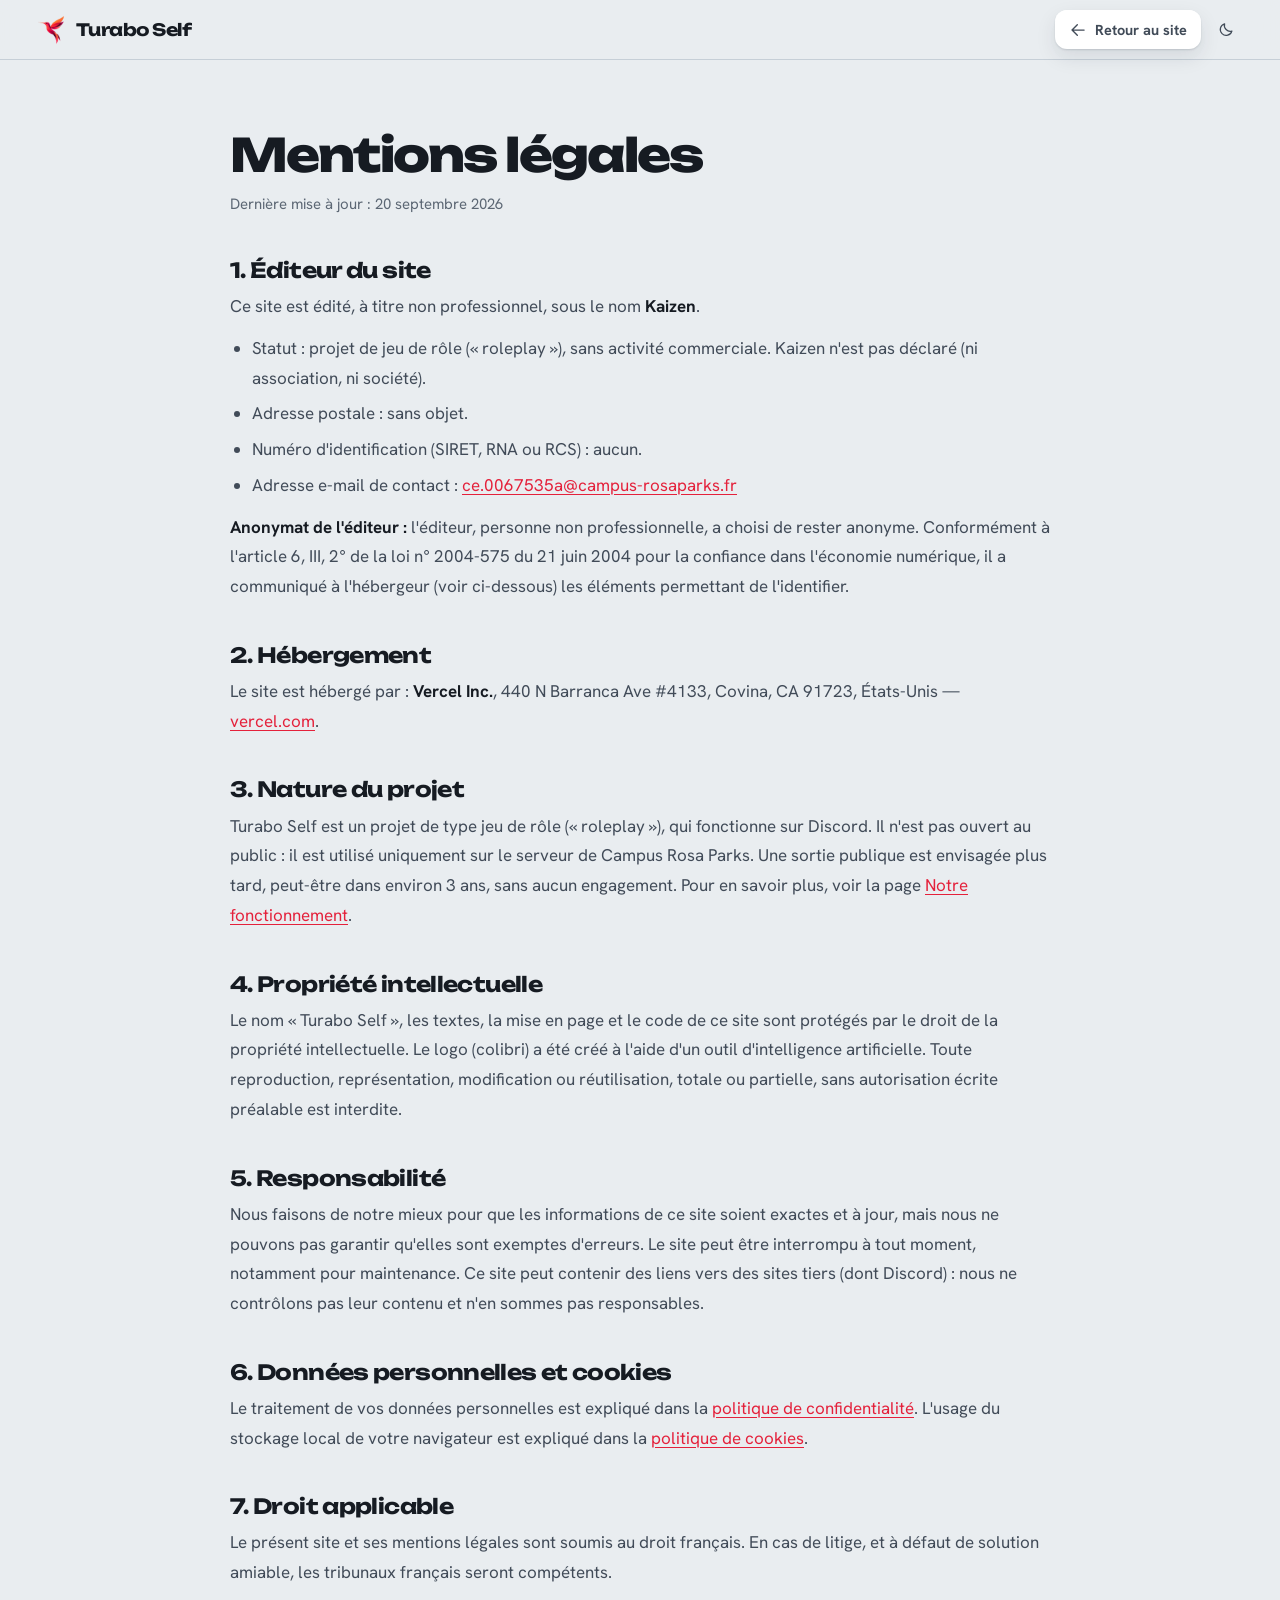
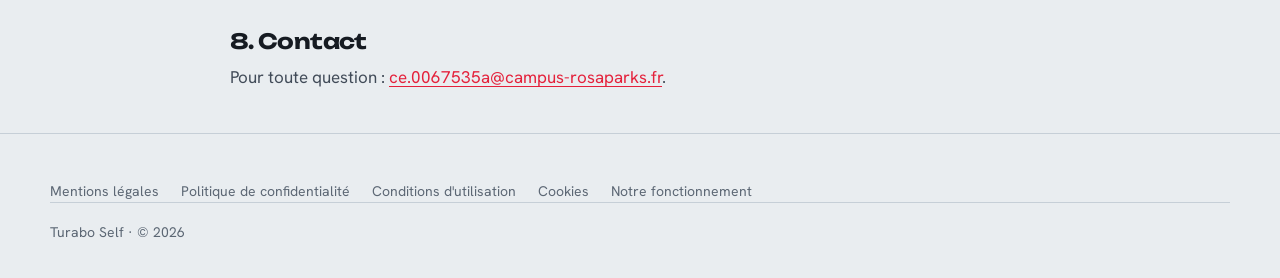
<file: mentions-legales.html>
<!DOCTYPE html>
<html lang="fr">
<head>
  <meta charset="UTF-8" />
  <meta name="viewport" content="width=device-width, initial-scale=1.0" />
  <title>Mentions légales — Turabo Self</title>
  <meta name="description" content="Mentions légales du site Turabo Self." />
  <meta name="robots" content="noindex,follow" />
  <link rel="icon" href="favicon.ico" sizes="any" />
  <link rel="icon" type="image/png" sizes="32x32" href="icon-32.png" />
  <link rel="apple-touch-icon" sizes="180x180" href="apple-touch-icon.png" />
  <link rel="stylesheet" href="style.css" />
  <script>try{if(localStorage.getItem("turabo-site-theme")==="dark")document.documentElement.setAttribute("data-theme","dark")}catch(e){}</script>
</head>
<body>
<svg width="0" height="0" style="position:absolute" aria-hidden="true"><defs>
  <symbol id="i-arrow" viewBox="0 0 24 24"><path d="M4 12h16M13 5l7 7-7 7"/></symbol>
  <symbol id="i-sun" viewBox="0 0 24 24"><circle cx="12" cy="12" r="4"/><path d="M12 2.5v2.2M12 19.3v2.2M4.9 4.9l1.6 1.6M17.5 17.5l1.6 1.6M2.5 12h2.2M19.3 12h2.2M4.9 19.1l1.6-1.6M17.5 6.5l1.6-1.6"/></symbol>
  <symbol id="i-moon" viewBox="0 0 24 24"><path d="M20 14.5A8.5 8.5 0 0 1 9.5 4a8.5 8.5 0 1 0 10.5 10.5Z"/></symbol>
</defs></svg>
<header class="legal-nav">
  <a class="nav-brand" href="index.html" aria-label="Turabo Self"><img src="logo.png" alt="" width="30" height="30" /><span>Turabo Self</span></a>
  <div class="nav-tools">
    <a class="back" href="index.html"><svg class="ic"><use href="#i-arrow"/></svg>Retour au site</a>
    <button class="icon-btn" id="theme" type="button" aria-label="Thème"><svg class="ic"><use href="#i-moon"/></svg></button>
  </div>
</header>
<main class="legal">
<h1>Mentions légales</h1>
<p class="upd">Dernière mise à jour : 20 septembre 2026</p>

<h2>1. Éditeur du site</h2>
<p>Ce site est édité, à titre non professionnel, sous le nom <strong>Kaizen</strong>.</p>
<ul>
  <li>Statut : projet de jeu de rôle (« roleplay »), sans activité commerciale. Kaizen n'est pas déclaré (ni association, ni société).</li>
  <li>Adresse postale : sans objet.</li>
  <li>Numéro d'identification (SIRET, RNA ou RCS) : aucun.</li>
  <li>Adresse e-mail de contact : <a href="mailto:ce.0067535a@campus-rosaparks.fr">ce.0067535a@campus-rosaparks.fr</a></li>
</ul>
<p><strong>Anonymat de l'éditeur :</strong> l'éditeur, personne non professionnelle, a choisi de rester anonyme. Conformément à l'article 6, III, 2° de la loi n° 2004-575 du 21 juin 2004 pour la confiance dans l'économie numérique, il a communiqué à l'hébergeur (voir ci-dessous) les éléments permettant de l'identifier.</p>

<h2>2. Hébergement</h2>
<p>Le site est hébergé par : <strong>Vercel Inc.</strong>, 440 N Barranca Ave #4133, Covina, CA 91723, États-Unis — <a href="https://vercel.com" target="_blank" rel="noopener">vercel.com</a>.</p>

<h2>3. Nature du projet</h2>
<p>Turabo Self est un projet de type jeu de rôle (« roleplay »), qui fonctionne sur Discord. Il n'est pas ouvert au public : il est utilisé uniquement sur le serveur de Campus Rosa Parks. Une sortie publique est envisagée plus tard, peut-être dans environ 3 ans, sans aucun engagement. Pour en savoir plus, voir la page <a href="fonctionnement.html">Notre fonctionnement</a>.</p>

<h2>4. Propriété intellectuelle</h2>
<p>Le nom « Turabo Self », les textes, la mise en page et le code de ce site sont protégés par le droit de la propriété intellectuelle. Le logo (colibri) a été créé à l'aide d'un outil d'intelligence artificielle. Toute reproduction, représentation, modification ou réutilisation, totale ou partielle, sans autorisation écrite préalable est interdite.</p>

<h2>5. Responsabilité</h2>
<p>Nous faisons de notre mieux pour que les informations de ce site soient exactes et à jour, mais nous ne pouvons pas garantir qu'elles sont exemptes d'erreurs. Le site peut être interrompu à tout moment, notamment pour maintenance. Ce site peut contenir des liens vers des sites tiers (dont Discord) : nous ne contrôlons pas leur contenu et n'en sommes pas responsables.</p>

<h2>6. Données personnelles et cookies</h2>
<p>Le traitement de vos données personnelles est expliqué dans la <a href="confidentialite.html">politique de confidentialité</a>. L'usage du stockage local de votre navigateur est expliqué dans la <a href="cookies.html">politique de cookies</a>.</p>

<h2>7. Droit applicable</h2>
<p>Le présent site et ses mentions légales sont soumis au droit français. En cas de litige, et à défaut de solution amiable, les tribunaux français seront compétents.</p>

<h2>8. Contact</h2>
<p>Pour toute question : <a href="mailto:ce.0067535a@campus-rosaparks.fr">ce.0067535a@campus-rosaparks.fr</a>.</p>

</main>
<footer class="footer">
  <div class="wrap">
    <nav class="foot-legal" aria-label="Informations légales">
      <a href="mentions-legales.html">Mentions légales</a>
      <a href="confidentialite.html">Politique de confidentialité</a>
      <a href="conditions.html">Conditions d'utilisation</a>
      <a href="cookies.html">Cookies</a>
      <a href="fonctionnement.html">Notre fonctionnement</a>
    </nav>
    <p class="foot-note">Turabo Self · © 2026</p>
  </div>
</footer>
<script src="legal.js"></script>
</body>
</html>
</file>
<file: style.css>
/* Turabo Self — site de présentation.
   Concept : « le plateau ». Le fond est un plateau de cantine ; les blocs de contenu sont des alvéoles creusées,
   les objets sur lesquels on agit (boutons, ticket de menu) sont posés dessus. Le colibri apporte le rouge. */
@import url('https://fonts.googleapis.com/css2?family=Hanken+Grotesk:wght@400;500;600;700&family=Unbounded:wght@500;700;800&display=swap');

:root {
  color-scheme: light;
  --bg: #E9EDF0;            /* plateau */
  --surface: #FFFFFF;       /* objet posé sur le plateau */
  --surface-2: #DDE3E8;     /* alvéole (creux) */
  --ink: #161B22; --ink-2: #414B58; --muted: #5C6774; --line: #C6CFD7;
  --primary: #E4213B; --primary-dark: #A80F27; --primary-soft: rgba(228, 33, 59, .10); --primary-glow: rgba(228, 33, 59, .28);
  --coral: #F26A32; --mint: #0B7F69; --deep: #161B22; --on-primary: #fff;
  --wing: var(--primary);
  --recess: inset 0 2px 6px rgba(22, 34, 48, .17), inset 0 -1px 0 rgba(255, 255, 255, .75);
  --lift: inset 0 1px 0 #fff, 0 1px 2px rgba(22, 34, 48, .14), 0 8px 20px rgba(22, 34, 48, .10);
  --shadow-sm: var(--lift);
  --shadow-md: 0 14px 34px rgba(22, 34, 48, .16);
  --shadow-lg: 0 30px 70px rgba(22, 34, 48, .28);
  --r-lg: 30px; --r-md: 20px; --r-sm: 12px;
  --f-display: 'Unbounded', 'Hanken Grotesk', system-ui, sans-serif;
  --f-body: 'Hanken Grotesk', system-ui, -apple-system, 'Segoe UI', sans-serif;
  --ease: cubic-bezier(.2, .9, .25, 1); --spring: cubic-bezier(.3, 1.4, .5, 1);
}
:root[data-theme="dark"] {
  color-scheme: dark;
  --bg: #161A1F; --surface: #252D36; --surface-2: #0F1216;
  --ink: #EEF1F4; --ink-2: #B7C0CB; --muted: #8A97A5; --line: #2B333C;
  --primary: #FF4B63; --primary-dark: #C8213A; --primary-soft: rgba(255, 75, 99, .15); --primary-glow: rgba(255, 75, 99, .32);
  --coral: #FF8A57; --mint: #3DDBB8; --deep: #0B0E11; --on-primary: #1B0A0E;
  --recess: inset 0 2px 8px rgba(0, 0, 0, .6), inset 0 -1px 0 rgba(255, 255, 255, .05);
  --lift: inset 0 1px 0 rgba(255, 255, 255, .07), 0 1px 2px rgba(0, 0, 0, .5), 0 8px 20px rgba(0, 0, 0, .35);
  --shadow-md: 0 14px 34px rgba(0, 0, 0, .5); --shadow-lg: 0 30px 70px rgba(0, 0, 0, .65);
}

* { box-sizing: border-box; }
html { scroll-behavior: smooth; scroll-padding-top: 84px; }
body { margin: 0; font-family: var(--f-body); font-size: 17px; color: var(--ink); background: var(--bg); line-height: 1.6; -webkit-font-smoothing: antialiased; overflow-x: hidden; transition: background .3s, color .3s; }
h1, h2, h3 { font-family: var(--f-display); margin: 0; letter-spacing: -0.03em; line-height: 1.1; }
p { margin: 0; }
a { color: inherit; text-decoration: none; }
img { max-width: 100%; display: block; }
ul, ol { list-style: none; margin: 0; padding: 0; }
button { font-family: inherit; }
:focus-visible { outline: 3px solid var(--primary); outline-offset: 3px; }
.ic { width: 1.25em; height: 1.25em; fill: none; stroke: currentColor; stroke-width: 1.8; stroke-linecap: round; stroke-linejoin: round; flex: none; }
.wrap { width: min(1180px, 100% - 40px); margin-inline: auto; }
::selection { background: var(--primary-soft); }

/* ------------------------------ Boutons ------------------------------ */
.btn { display: inline-flex; align-items: center; justify-content: center; gap: 10px; border: 1px solid transparent; border-radius: var(--r-sm); padding: 12px 22px; font-weight: 700; font-size: 15px; cursor: pointer; transition: transform .15s var(--ease), box-shadow .15s, background .2s, color .2s, border-color .2s; }
.btn-primary { background: var(--primary); color: var(--on-primary); box-shadow: 0 3px 0 var(--primary-dark), 0 10px 20px var(--primary-glow); }
.btn-primary:hover { transform: translateY(-1px); box-shadow: 0 4px 0 var(--primary-dark), 0 14px 24px var(--primary-glow); }
.btn-primary:active { transform: translateY(2px); box-shadow: 0 1px 0 var(--primary-dark); }
.btn-ghost { background: var(--surface); border-color: var(--line); color: var(--ink); box-shadow: var(--lift); }
.btn-ghost:hover { border-color: var(--primary); color: var(--primary); }
.btn-ghost:active { transform: translateY(1px); }
.btn-light { background: #fff; color: var(--primary-dark); box-shadow: 0 3px 0 rgba(0, 0, 0, .22); }
.btn-light:hover { transform: translateY(-1px); }
.btn-light:active { transform: translateY(2px); box-shadow: none; }
.btn-sm { padding: 9px 16px; font-size: 14px; } .btn-lg { padding: 15px 28px; font-size: 16px; }
.icon-btn { background: none; border: none; cursor: pointer; padding: 9px; border-radius: 12px; color: var(--ink-2); display: inline-grid; place-items: center; transition: background .15s, color .15s; }
.icon-btn:hover { background: var(--primary-soft); color: var(--primary); }

.lang-switch { position: relative; display: inline-grid; grid-template-columns: 1fr 1fr; background: var(--surface-2); box-shadow: var(--recess); border-radius: 999px; padding: 3px; }
.lang-switch button { position: relative; z-index: 1; background: none; border: none; cursor: pointer; padding: 6px 13px; border-radius: 999px; font-weight: 800; font-size: 12.5px; color: var(--ink-2); transition: color .25s; }
.lang-switch button[aria-pressed="true"] { color: var(--on-primary); }
.lang-ink { position: absolute; top: 3px; bottom: 3px; left: 3px; width: calc(50% - 3px); border-radius: 999px; background: var(--primary); box-shadow: 0 2px 6px var(--primary-glow); transition: transform .35s var(--ease); }
.lang-switch[data-cur="en"] .lang-ink { transform: translateX(100%); }

/* ------------------------------ Navigation ------------------------------ */
.nav { position: sticky; z-index: 100; top: 0; display: flex; align-items: center; justify-content: space-between; gap: 14px; padding: 10px clamp(16px, 3vw, 36px); background: color-mix(in srgb, var(--bg) 88%, transparent); backdrop-filter: blur(14px); -webkit-backdrop-filter: blur(14px); border-bottom: 1px solid var(--line); transition: box-shadow .3s; }
.nav.scrolled { box-shadow: 0 8px 24px rgba(22, 34, 48, .10); }
.nav-brand { white-space: nowrap; display: flex; align-items: center; gap: 10px; font-family: var(--f-display); font-weight: 700; font-size: 17px; letter-spacing: -0.03em; }
.nav-links { display: flex; gap: 2px; }
.nav-links a { padding: 8px 14px; border-radius: var(--r-sm); font-weight: 600; font-size: 15px; color: var(--ink-2); transition: background .2s, color .2s; }
.nav-links a:hover { color: var(--ink); background: var(--surface-2); }
.nav-links a.on { color: var(--primary); background: var(--primary-soft); }
.nav-tools { display: flex; align-items: center; gap: 8px; }
.burger { display: none; width: 40px; height: 40px; position: relative; }
.burger span { position: absolute; left: 11px; right: 11px; height: 2px; border-radius: 2px; background: currentColor; transition: transform .3s var(--ease), top .3s; }
.burger span:first-child { top: 16px; } .burger span:last-child { top: 23px; }
.burger[aria-expanded="true"] span:first-child { top: 19px; transform: rotate(45deg); }
.burger[aria-expanded="true"] span:last-child { top: 19px; transform: rotate(-45deg); }
.progress { position: fixed; z-index: 200; top: 0; left: 0; right: 0; height: 3px; background: var(--primary); transform-origin: left; transform: scaleX(0); }

/* ------------------------------ Accueil ------------------------------ */
.hero { position: relative; padding: clamp(36px, 6vw, 84px) 0 clamp(56px, 8vw, 100px); }
.hero-grid { display: grid; grid-template-columns: minmax(0, 1.05fr) minmax(0, .95fr); align-items: center; gap: clamp(28px, 5vw, 70px); }
.hero-title { font-size: clamp(30px, 4.6vw, 64px); font-weight: 800; letter-spacing: -0.04em; line-height: 1.04; margin: 0 0 24px; }
.hero-title .line { display: block; overflow: hidden; padding-bottom: .1em; }
.hero-title .line > span { display: inline-block; animation: up .9s var(--ease) both; }
.hero-title .line:nth-child(1) > span { animation-delay: .1s; } .hero-title .line:nth-child(2) > span { animation-delay: .22s; }
@keyframes up { from { transform: translateY(110%); } to { transform: none; } }
.hero-lead { max-width: 33em; font-size: clamp(17px, 1.5vw, 20px); color: var(--ink-2); animation: rise .7s .4s var(--ease) both; }
.hero-cta { display: flex; flex-wrap: wrap; gap: 12px; margin-top: 30px; animation: rise .7s .5s var(--ease) both; }
.hero-chips { display: flex; flex-wrap: wrap; gap: 10px 22px; margin-top: 34px; font-size: 14.5px; font-weight: 600; color: var(--ink-2); animation: rise .7s .6s var(--ease) both; }
.hero-chips li { display: inline-flex; align-items: center; gap: 8px; } .hero-chips .ic { color: var(--primary); }
@keyframes rise { from { opacity: 0; transform: translateY(14px); } to { opacity: 1; transform: none; } }

/* Le plateau : une grande alvéole creusée, avec le colibri et le ticket de menu */
.hero-art { position: relative; aspect-ratio: 1 / .96; width: min(100%, 580px); justify-self: center; border-radius: 48px; background: radial-gradient(circle at 62% 38%, rgba(242, 106, 50, .22), transparent 58%), var(--surface-2); box-shadow: var(--recess); }
:root[data-theme="dark"] .hero-art { background: radial-gradient(circle at 62% 38%, rgba(255, 90, 90, .22), transparent 58%), var(--surface-2); }
.birdbox { position: absolute; inset: 4% 6% 10% 6%; cursor: pointer; }
.par { position: absolute; inset: 0; translate: calc(var(--mx, 0) * 16px) calc(var(--my, 0) * 12px); transition: translate .3s ease-out; }
.par.ghost { display: none; }
.par img { width: 100%; height: 100%; object-fit: contain; user-select: none; animation: birdIn .9s .15s var(--ease) both, hover 6s 1.2s ease-in-out infinite; }
.birdbox.flap { animation: flap .8s var(--spring); }
@keyframes birdIn { from { opacity: 0; transform: translate(-10%, 8%) rotate(-8deg) scale(.9); } to { opacity: 1; transform: none; } }
@keyframes hover { 0%, 100% { transform: translateY(0) rotate(0); } 50% { transform: translateY(-2%) rotate(-1.4deg); } }
@keyframes flap { 0% { transform: none; } 20% { transform: rotate(-8deg) scale(1.05, .95); } 45% { transform: rotate(5deg) scale(.96, 1.05); } 70% { transform: rotate(-2deg) scale(1.02); } 100% { transform: none; } }

.menu-card { position: absolute; left: -7%; bottom: -5%; width: min(268px, 62%); padding: 18px 20px 16px; background: var(--surface); border-radius: 18px; box-shadow: var(--lift), 0 24px 48px rgba(22, 34, 48, .18); rotate: -2deg; animation: cardIn .8s .7s var(--ease) both; }
@keyframes cardIn { from { opacity: 0; transform: translateY(26px); } to { opacity: 1; transform: none; } }
.mc-head { display: flex; align-items: baseline; justify-content: space-between; gap: 10px; margin-bottom: 6px; }
.mc-tag { font-size: 13px; font-weight: 700; color: var(--muted); }
.mc-head b { font-family: var(--f-display); font-size: 14px; color: var(--primary); }
.mc-row { display: flex; align-items: center; gap: 10px; padding: 8px 0; font-size: 15px; font-weight: 600; border-bottom: 1.5px dashed var(--line); }
.mc-row .ic { color: var(--coral); }
.mc-foot { display: flex; align-items: center; justify-content: space-between; padding-top: 12px; }
.mc-foot b { font-family: var(--f-display); font-size: 20px; }
.mc-btn { display: inline-flex; align-items: center; gap: 6px; padding: 5px 14px; border: 2px solid var(--primary); color: var(--primary); border-radius: 8px; font-weight: 800; font-size: 13px; transition: transform .2s var(--ease), background .3s, color .3s, border-color .3s; }
.mc-btn .ic { display: none; }
.mc-btn.press { transform: scale(.9); background: var(--primary-soft); }
.mc-btn.done { border-color: var(--mint); color: var(--mint); rotate: 5deg; animation: stamp .5s var(--spring) both; }
.mc-btn.done .ic { display: block; }
@keyframes stamp { from { opacity: .3; scale: 1.8; rotate: -12deg; } to { opacity: 1; scale: 1; rotate: 5deg; } }
.mc-row.in { animation: rowIn .5s var(--ease) both; } .mc-row.out { animation: rowOut .4s var(--ease) both; }
@keyframes rowIn { from { opacity: 0; transform: translateX(-14px); } to { opacity: 1; transform: none; } }
@keyframes rowOut { to { opacity: 0; transform: translateX(14px); } }

/* Bandeau défilant */
.marquee { overflow: hidden; background: var(--deep); color: #fff; padding: 15px 0; }
.marquee-track { display: flex; align-items: center; gap: 36px; width: max-content; animation: scroll 46s linear infinite; }
.marquee-track span { font-family: var(--f-display); font-weight: 700; font-size: clamp(18px, 2.2vw, 26px); letter-spacing: -0.02em; white-space: nowrap; }
.marquee-track img { width: 24px; height: 24px; }
.marquee:hover .marquee-track { animation-play-state: paused; }
@keyframes scroll { to { transform: translateX(-50%); } }

/* ------------------------------ Sections ------------------------------ */
.section { padding: clamp(60px, 9vw, 110px) 0; position: relative; }
.section.tight { padding: clamp(24px, 4vw, 48px) 0; }
.h2 { font-size: clamp(24px, 3vw, 38px); font-weight: 700; letter-spacing: -0.035em; line-height: 1.12; }
.head { max-width: 700px; margin: 0 0 clamp(28px, 4vw, 48px); }
.sub { margin-top: 14px; color: var(--ink-2); font-size: 18px; }

/* Alvéoles : les cartes sont creusées dans le plateau, elles ne bougent pas */
.card { background: var(--surface-2); box-shadow: var(--recess); border-radius: var(--r-md); padding: 24px; }
.card h3 { font-size: 17px; font-weight: 700; margin: 16px 0 8px; letter-spacing: -0.02em; } .card p { color: var(--ink-2); font-size: 16px; }
.tile { width: 50px; height: 50px; display: grid; place-items: center; border-radius: 14px; background: var(--surface); color: var(--primary); box-shadow: var(--lift); }
.tile .ic { width: 25px; height: 25px; }

/* Plus d'apparition animée : le contenu est là dès le départ (le JS ajoute encore .in, sans effet visuel) */
.rv { opacity: 1; transform: none; }
.h2 .w { display: inline; } .h2 .w > span { display: inline; transform: none; }

.about-grid { display: grid; grid-template-columns: 1.1fr .9fr; gap: clamp(30px, 6vw, 80px); align-items: start; }
.about-text .big { font-size: clamp(20px, 2.1vw, 25px); font-weight: 500; line-height: 1.45; letter-spacing: -0.01em; margin: 24px 0 18px; }
.about-text p:last-child { color: var(--ink-2); font-size: 18px; }
.values { display: grid; gap: 14px; }
.values .card { display: grid; grid-template-columns: auto 1fr; column-gap: 18px; align-items: center; }
.values .card .tile { grid-row: span 2; } .values .card h3 { margin: 0 0 4px; }

/* Chiffres : une seule barre à quatre compartiments */
.stats { display: grid; grid-template-columns: repeat(4, 1fr); background: var(--surface-2); box-shadow: var(--recess); border-radius: var(--r-lg); padding: 10px 0; }
.stat { padding: 20px clamp(16px, 2.4vw, 32px); text-align: left; border-left: 2px solid var(--line); background: none; box-shadow: none; }
.stat:first-child { border-left: none; }
.num { display: block; font-family: var(--f-display); font-size: clamp(36px, 4.6vw, 60px); font-weight: 800; line-height: 1; letter-spacing: -0.05em; color: var(--primary); }
.stat span { display: block; margin-top: 12px; font-size: 15px; color: var(--ink-2); max-width: 18ch; }

.roles { display: grid; grid-template-columns: repeat(4, 1fr); gap: 14px; }

/* Comment ça marche : la seule vraie suite d'étapes, donc numérotée */
.how { background: var(--surface); border-block: 1px solid var(--line); }
.steps { display: grid; grid-template-columns: repeat(4, 1fr); gap: 14px; position: relative; }
.step { position: relative; text-align: left; background: var(--surface-2); box-shadow: var(--recess); border-radius: var(--r-md); padding: 24px; }
.step .tile { margin: 0; }
.step .n { position: absolute; top: 20px; right: 22px; font-family: var(--f-display); font-weight: 800; font-size: 34px; line-height: 1; color: var(--primary); }
.step h3 { font-size: 17px; font-weight: 700; margin: 18px 0 8px; letter-spacing: -0.02em; } .step p { color: var(--ink-2); font-size: 16px; }

.games { display: grid; grid-template-columns: 1.2fr .8fr; gap: 30px; align-items: center; padding: clamp(28px, 5vw, 56px); border-radius: var(--r-lg); background: var(--primary); color: var(--on-primary); box-shadow: 0 4px 0 var(--primary-dark), 0 30px 60px var(--primary-glow); }
.games .h2 { color: var(--on-primary); margin-bottom: 14px; } .games p { max-width: 32em; margin-bottom: 26px; font-size: 18px; }
.games-tiles { display: grid; grid-template-columns: repeat(3, 1fr); gap: 12px; }
.gt { display: grid; justify-items: center; gap: 10px; padding: 22px 8px; border-radius: var(--r-md); background: #fff; color: #161B22; text-align: center; font-size: 15px; border: none; font: inherit; cursor: pointer; box-shadow: 0 3px 0 rgba(0, 0, 0, .22); transition: transform .15s var(--ease), box-shadow .15s; }
.gt:hover { transform: translateY(-2px); } .gt:active { transform: translateY(2px); box-shadow: none; }
.gt .ic { width: 30px; height: 30px; color: var(--primary); } .gt b { font-weight: 700; }

.gallery { display: grid; grid-template-columns: repeat(3, 1fr); grid-template-rows: repeat(6, 110px); gap: 14px; }
.shot { position: relative; margin: 0; overflow: hidden; border-radius: var(--r-md); background: var(--surface-2); box-shadow: var(--recess); cursor: zoom-in; }
.s1 { grid-column: 1; grid-row: 1 / span 4; } .s4 { grid-column: 1; grid-row: 5 / span 2; }
.s2 { grid-column: 2; grid-row: 1 / span 2; } .s5 { grid-column: 2; grid-row: 3 / span 4; }
.s3 { grid-column: 3; grid-row: 1 / span 3; } .s6 { grid-column: 3; grid-row: 4 / span 3; }
.shot img { position: absolute; inset: 0; width: 100%; height: 100%; object-fit: cover; transition: transform .6s var(--ease); }
.shot:hover img { transform: scale(1.04); }
.shot figcaption { position: absolute; left: 12px; bottom: 12px; z-index: 2; padding: 6px 13px; border-radius: 8px; background: var(--surface); box-shadow: var(--lift); font-weight: 700; font-size: 14px; }
.shot .ph { position: absolute; inset: 0; display: none; place-content: center; justify-items: center; gap: 8px; text-align: center; padding: 20px; color: var(--muted); font-size: 14px; }
.shot.empty .ph { display: grid; } .shot.empty { cursor: default; }
.shot .ph .ic { width: 32px; height: 32px; color: var(--muted); opacity: .7; }
.shot .ph code { font-size: 12px; background: var(--surface); padding: 2px 8px; border-radius: 6px; }

.faq-wrap { display: grid; grid-template-columns: .8fr 1.2fr; gap: clamp(30px, 6vw, 80px); align-items: start; }
.faq { display: grid; gap: 12px; }
.faq details { background: var(--surface-2); box-shadow: var(--recess); border-radius: var(--r-md); padding: 0 22px; transition: background .25s, box-shadow .25s; }
.faq details[open] { background: var(--surface); box-shadow: var(--lift); }
.faq summary { display: flex; align-items: center; justify-content: space-between; gap: 14px; padding: 19px 0; cursor: pointer; font-weight: 700; font-size: 17px; list-style: none; }
.faq summary::-webkit-details-marker { display: none; }
.faq summary .ic { color: var(--primary); transition: transform .3s var(--ease); }
.faq details[open] summary .ic { transform: rotate(135deg); }
.faq details p { padding-bottom: 20px; color: var(--ink-2); font-size: 16.5px; animation: rise .35s var(--ease); }

.final { position: relative; display: grid; grid-template-columns: auto 1fr; gap: clamp(20px, 4vw, 50px); align-items: center; padding: clamp(28px, 5vw, 56px); border-radius: var(--r-lg); background: var(--deep); color: #fff; overflow: hidden; }
.final-bird { width: clamp(110px, 16vw, 200px); animation: hover 6s ease-in-out infinite; }
.final .h2 { color: #fff; margin-bottom: 10px; } .final p { margin-bottom: 24px; opacity: .82; font-size: 18px; }

.footer { padding: 46px 0 34px; border-top: 1px solid var(--line); margin-top: 40px; }
.foot-grid { display: grid; grid-template-columns: 1fr auto; gap: 24px 40px; align-items: center; }
.foot-brand { display: flex; align-items: center; gap: 14px; } .foot-brand b { font-family: var(--f-display); font-size: 18px; } .foot-brand p { color: var(--muted); font-size: 15px; }
.foot-links { display: flex; flex-wrap: wrap; gap: 6px 22px; font-weight: 600; font-size: 15px; color: var(--ink-2); } .foot-links a:hover { color: var(--primary); }
.foot-legal { grid-column: 1 / -1; display: flex; flex-wrap: wrap; gap: 6px 22px; font-size: 14px; color: var(--muted); }
.foot-legal a:hover { color: var(--primary); text-decoration: underline; }
.foot-note { grid-column: 1 / -1; color: var(--muted); font-size: 14px; padding-top: 18px; border-top: 1px solid var(--line); }

.lightbox { position: fixed; inset: 0; z-index: 300; display: grid; place-content: center; justify-items: center; gap: 12px; padding: 24px; background: rgba(12, 16, 21, .88); animation: fade .25s both; }
.lightbox[hidden] { display: none; }
.lightbox img { max-width: min(94vw, 1100px); max-height: 80vh; border-radius: var(--r-md); box-shadow: var(--shadow-lg); animation: pop .35s var(--ease); }
.lightbox p { color: #fff; font-weight: 600; }
.lb-close { position: absolute; top: 18px; right: 22px; width: 46px; height: 46px; border-radius: 50%; border: none; background: rgba(255, 255, 255, .15); color: #fff; font-size: 28px; cursor: pointer; }
@keyframes fade { from { opacity: 0; } } @keyframes pop { from { opacity: 0; transform: scale(.94); } }

.petal { position: fixed; z-index: 400; width: 11px; height: 17px; border-radius: 100% 0 100% 0; pointer-events: none; }

/* ------------------------------ Fenêtres (formulaire + jeux) ------------------------------ */
.modal { position: fixed; inset: 0; z-index: 300; display: grid; place-items: center; padding: 18px; background: rgba(12, 16, 21, .62); backdrop-filter: blur(4px); -webkit-backdrop-filter: blur(4px); opacity: 0; transition: opacity .2s; overflow-y: auto; }
.modal[hidden] { display: none; } .modal.show { opacity: 1; }
.modal-box { position: relative; width: min(520px, 100%); margin: auto; padding: clamp(24px, 4vw, 38px); background: var(--surface); border-radius: var(--r-lg); box-shadow: var(--shadow-lg); transform: translateY(18px); transition: transform .35s var(--ease); }
.modal.show .modal-box { transform: none; } .modal-box.wide { width: min(600px, 100%); }
.modal-x { position: absolute; top: 14px; right: 16px; width: 40px; height: 40px; border: none; border-radius: 12px; background: var(--surface-2); color: var(--ink-2); font-size: 26px; line-height: 1; cursor: pointer; transition: background .2s, color .2s; }
.modal-x:hover { background: var(--primary-soft); color: var(--primary); }
.m-title { font-size: clamp(22px, 3vw, 28px); font-weight: 700; margin: 16px 0 8px; letter-spacing: -0.03em; }
.m-sub { color: var(--ink-2); font-size: 16px; margin-bottom: 20px; }
.f { display: grid; gap: 6px; margin-bottom: 14px; font-size: 14.5px; }
.f > span { font-weight: 700; color: var(--ink-2); }
.f input, .f textarea { width: 100%; font: inherit; font-size: 16px; color: var(--ink); background: var(--surface-2); border: 1.5px solid transparent; box-shadow: var(--recess); border-radius: var(--r-sm); padding: 12px 14px; resize: vertical; transition: border-color .15s, box-shadow .15s, background .15s; }
.f input::placeholder, .f textarea::placeholder { color: var(--muted); }
.f input:focus, .f textarea:focus { outline: none; border-color: var(--primary); box-shadow: 0 0 0 4px var(--primary-soft); background: var(--surface); }
.f-row { display: grid; grid-template-columns: 1fr 1fr; gap: 12px; }
.hp { position: absolute; left: -9999px; width: 1px; height: 1px; opacity: 0; }
.f-err { padding: 11px 14px; margin-bottom: 14px; border-radius: var(--r-sm); background: var(--primary-soft); color: var(--primary); font-size: 14.5px; font-weight: 600; }
.f-err a { text-decoration: underline; word-break: break-all; }
.f-err.shake { animation: shake .35s; }
@keyframes shake { 25% { transform: translateX(-6px); } 75% { transform: translateX(6px); } }
.w100 { width: 100%; }
.f-note { margin-top: 14px; font-size: 13px; color: var(--muted); text-align: center; } .f-note a { color: var(--primary); text-decoration: underline; }
.done { text-align: center; padding: 14px 0 4px; }
.check { width: 84px; height: 84px; margin: 0 auto 6px; fill: none; stroke: var(--mint); stroke-width: 3; stroke-linecap: round; stroke-linejoin: round; }
.check circle { stroke-dasharray: 151; stroke-dashoffset: 151; animation: dash .7s var(--ease) .1s forwards; }
.check path { stroke-dasharray: 40; stroke-dashoffset: 40; animation: dash .5s var(--ease) .6s forwards; }
@keyframes dash { to { stroke-dashoffset: 0; } }
.done .btn { margin-top: 10px; }
#demo-closed { text-align: left; } #demo-closed .btn { margin-top: 4px; }

.tabs { display: flex; flex-wrap: wrap; gap: 8px; margin: 14px 0 18px; }
.tabs button { display: inline-flex; align-items: center; gap: 8px; padding: 9px 16px; border-radius: var(--r-sm); border: 1.5px solid var(--line); background: var(--surface); color: var(--ink-2); font: inherit; font-weight: 700; font-size: 15px; cursor: pointer; transition: all .2s var(--ease); }
.tabs button:hover { border-color: var(--primary); color: var(--primary); }
.tabs button.on { background: var(--primary); color: var(--on-primary); border-color: transparent; box-shadow: 0 3px 0 var(--primary-dark); }
.stage { min-height: 250px; animation: pop .3s var(--ease); }
.g-q { font-family: var(--f-display); font-size: 19px; font-weight: 600; line-height: 1.3; margin-bottom: 14px; letter-spacing: -0.02em; }
.g-opts { display: grid; gap: 8px; }
.g-opt { text-align: left; padding: 13px 16px; border-radius: var(--r-sm); border: 1.5px solid transparent; background: var(--surface-2); box-shadow: var(--recess); color: var(--ink); font: inherit; font-weight: 600; font-size: 16px; cursor: pointer; transition: all .2s var(--ease); }
.g-opt:hover:not(:disabled) { border-color: var(--primary); }
.g-opt.right { background: rgba(11, 127, 105, .14); border-color: var(--mint); color: var(--mint); animation: pop .35s var(--ease); }
.g-opt.wrong { background: var(--primary-soft); border-color: var(--primary); animation: shake .35s; }
.g-msg { margin: 12px 0 6px; font-weight: 700; color: var(--ink-2); font-size: 15px; }
.win { display: flex; align-items: center; justify-content: space-between; gap: 12px; flex-wrap: wrap; margin-top: 14px; padding: 14px 16px; border-radius: var(--r-sm); background: rgba(11, 127, 105, .13); color: var(--mint); animation: pop .4s var(--ease); }
.mem { display: grid; grid-template-columns: repeat(3, 1fr); gap: 10px; perspective: 700px; }
.mem-card { position: relative; height: 92px; border: none; padding: 0; background: none; cursor: pointer; transform-style: preserve-3d; transition: transform .5s var(--ease); }
.mem-card.open { transform: rotateY(180deg); }
.mf { position: absolute; inset: 0; display: flex; align-items: center; justify-content: center; border-radius: 14px; backface-visibility: hidden; -webkit-backface-visibility: hidden; font-size: 36px; }
.mf.back { background: var(--surface-2); box-shadow: var(--recess); }
.mf.front { transform: rotateY(180deg); background: rgba(245, 165, 36, .2); border: 1.5px solid #E0A030; }
.mem-card.matched .mf.front { background: rgba(11, 127, 105, .16); border-color: var(--mint); }
.reflex { width: 100%; height: 170px; border: none; border-radius: var(--r-md); color: #fff; font-family: var(--f-display); font-weight: 700; font-size: 20px; cursor: pointer; transition: background .2s, transform .15s; }
.reflex:active { transform: scale(.98); }
.reflex.wait { background: #4B5563; } .reflex.go { background: var(--mint); animation: pop .25s var(--ease); } .reflex.early { background: var(--primary); animation: shake .35s; } .reflex.done { background: var(--primary); }
.gm-note { margin-top: 18px; font-size: 13.5px; color: var(--muted); text-align: center; }

/* ------------------------------ Pages de texte (légales, fonctionnement) ------------------------------ */
.legal-nav { position: sticky; top: 0; z-index: 50; display: flex; align-items: center; justify-content: space-between; gap: 12px; padding: 10px clamp(16px, 3vw, 36px); background: color-mix(in srgb, var(--bg) 88%, transparent); backdrop-filter: blur(14px); -webkit-backdrop-filter: blur(14px); border-bottom: 1px solid var(--line); }
.legal-nav .nav-brand img { width: 30px; height: 30px; }
.back { display: inline-flex; align-items: center; gap: 8px; font-weight: 700; font-size: 14.5px; color: var(--ink-2); padding: 8px 14px; border-radius: var(--r-sm); background: var(--surface); box-shadow: var(--lift); }
.back:hover { color: var(--primary); }
.back .ic { transform: scaleX(-1); }
.legal { width: min(820px, 100% - 40px); margin: clamp(30px, 6vw, 70px) auto 40px; }
.legal h1 { font-size: clamp(28px, 4.4vw, 46px); font-weight: 800; letter-spacing: -0.04em; margin-bottom: 10px; }
.legal .upd { color: var(--muted); font-size: 15px; margin-bottom: 30px; }
.legal h2 { font-size: 21px; font-weight: 700; margin: 42px 0 10px; letter-spacing: -0.03em; }
.legal p, .legal li { color: var(--ink-2); font-size: 17px; line-height: 1.75; margin-bottom: 12px; }
.legal ul { list-style: disc; padding-left: 22px; margin-bottom: 12px; } .legal li { margin-bottom: 6px; }
.legal a { color: var(--primary); text-decoration: underline; text-underline-offset: 3px; }
.legal strong { color: var(--ink); }
.legal table { width: 100%; border-collapse: collapse; margin: 14px 0 20px; font-size: 15.5px; display: block; overflow-x: auto; }
.legal th, .legal td { text-align: left; vertical-align: top; padding: 12px 14px; border: 1px solid var(--line); color: var(--ink-2); }
.legal th { background: var(--surface-2); color: var(--ink); font-weight: 700; }
.legal .box { padding: 18px 22px; border-radius: var(--r-md); background: var(--surface-2); box-shadow: var(--recess); border-left: 5px solid var(--primary); color: var(--ink); margin: 20px 0; }
.legal .box p { color: var(--ink); margin: 0; }
mark.todo { background: #FFE38A; color: #4A3500; padding: 1px 7px; border-radius: 6px; font-weight: 700; }
:root[data-theme="dark"] mark.todo { background: #6B5300; color: #FFE9A8; }
.legal a.btn { text-decoration: none; }
.legal a.btn-primary { color: var(--on-primary); }
.legal a.btn-ghost { color: var(--ink); }
.legal a.btn-ghost:hover { color: var(--primary); }
.link-cards { display: grid; gap: 14px; margin: 22px 0 8px; }
.link-cards .card h3 { font-size: 18px; margin: 0 0 6px; }
.link-cards .card p { margin: 0 0 16px; }

/* ------------------------------ Mobile ------------------------------ */
@media (max-width: 980px) {
  .hero-grid { grid-template-columns: 1fr; }
  .hero-art { width: min(100%, 520px); margin-top: 24px; aspect-ratio: auto; display: grid; padding-bottom: 18px; justify-self: start; }
  .birdbox { position: relative; inset: auto; aspect-ratio: 1 / .78; margin: 4% 6% 0; }
  .menu-card { position: relative; left: auto; bottom: auto; width: auto; margin: -34px 16px 0; }
  .about-grid, .faq-wrap, .games { grid-template-columns: 1fr; }
  .stats { grid-template-columns: repeat(2, 1fr); row-gap: 6px; }
  .stat:nth-child(3) { border-left: none; }
  .roles, .steps { grid-template-columns: repeat(2, 1fr); }
  .nav-links { position: absolute; top: 100%; left: 12px; right: 12px; margin-top: 8px; flex-direction: column; padding: 8px; background: var(--surface); border-radius: var(--r-md); box-shadow: var(--shadow-lg); opacity: 0; pointer-events: none; transform: translateY(-6px); transition: opacity .2s, transform .25s var(--ease); }
  .nav-links.open { opacity: 1; pointer-events: auto; transform: none; }
  .nav-links a { padding: 13px 16px; }
  .burger { display: inline-grid; } .nav-cta { display: none; }
  .gallery { grid-template-rows: repeat(6, 80px); gap: 10px; }
}
@media (max-width: 640px) {
  body { font-size: 16.5px; }
  .nav-brand { font-size: 15px; gap: 8px; } .nav-brand img { width: 30px; height: 30px; } .nav-tools { gap: 4px; } .lang-switch button { padding: 6px 10px; }
  .stats { grid-template-columns: 1fr; } .stat { border-left: none; border-top: 2px solid var(--line); } .stat:first-child { border-top: none; }
  .roles, .steps { grid-template-columns: 1fr; }
  .gallery { grid-template-columns: repeat(2, 1fr); grid-template-rows: none; grid-auto-rows: 150px; }
  .s1, .s2, .s3, .s4, .s5, .s6 { grid-column: auto; grid-row: auto; }
  .s1 { grid-column: 1 / -1; grid-row: span 2; }
  .foot-grid { grid-template-columns: 1fr; }
  .final { grid-template-columns: 1fr; }
  .f-row { grid-template-columns: 1fr; gap: 0; }
  .hero-art { border-radius: 36px; }
}
@media (prefers-reduced-motion: reduce) {
  html { scroll-behavior: auto; }
  *, *::before, *::after { animation-duration: .001ms !important; animation-iteration-count: 1 !important; transition-duration: .001ms !important; }
  .marquee-track { animation: none !important; }
}
</file>
